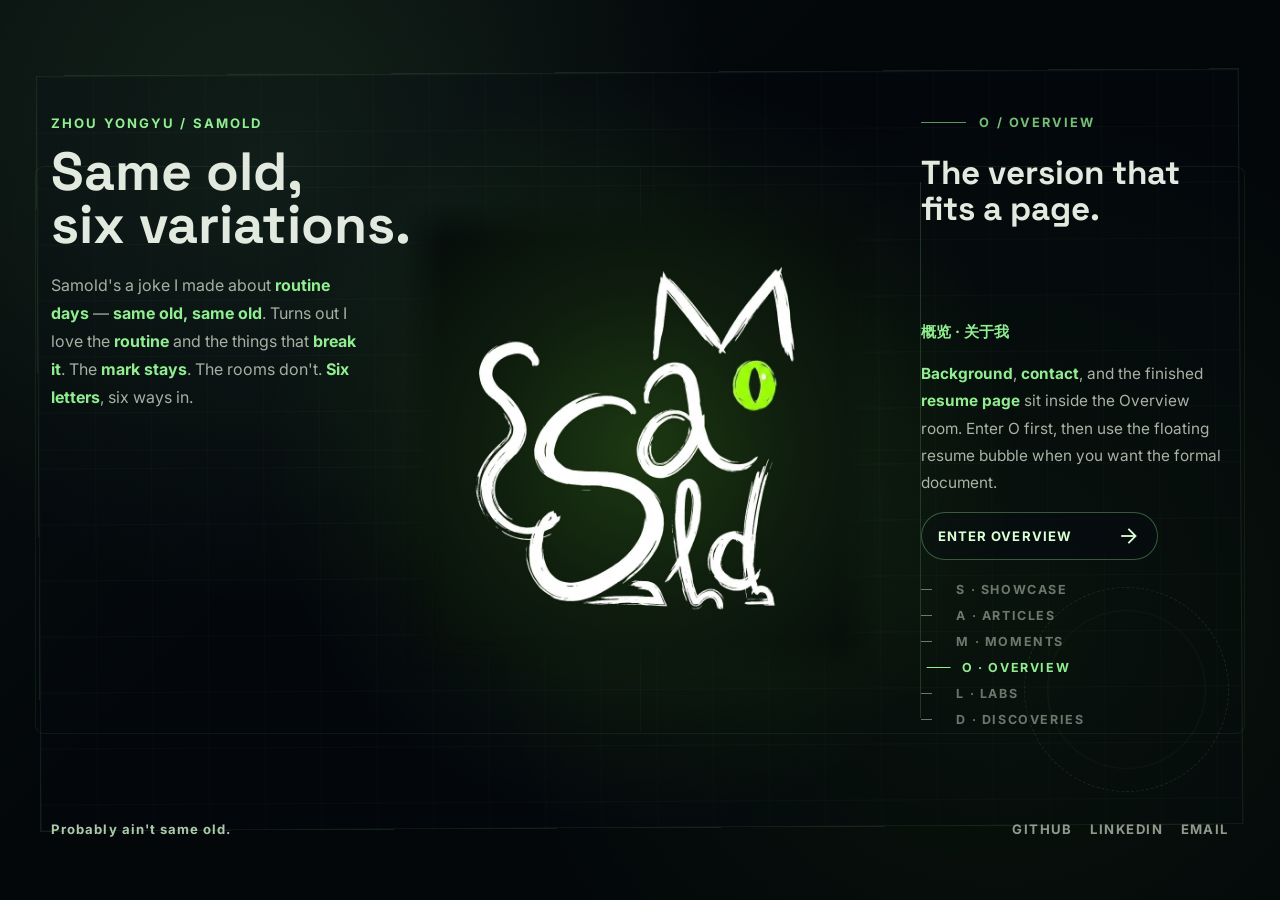
<file: index.html>
<!DOCTYPE html>
<html lang="en">
<head>
  <meta charset="utf-8">
  <meta name="viewport" content="width=device-width, initial-scale=1.0">
  <meta name="description" content="SAMOLD, the personal website of Zhou Yongyu. Showcase, Articles, Moments, Overview, Labs, and Discoveries.">
  <title>SAMOLD | Zhou Yongyu</title>
  <link rel="icon" href="data:,">
  <link rel="preconnect" href="https://fonts.googleapis.com">
  <link rel="preconnect" href="https://fonts.gstatic.com" crossorigin>
  <link href="https://fonts.googleapis.com/css2?family=Inter:wght@400;500;600;700&amp;family=Space+Grotesk:wght@600;700&amp;display=swap" rel="stylesheet">
  <link href="https://fonts.googleapis.com/css2?family=Material+Symbols+Outlined:wght,FILL@100..700,0..1&amp;display=swap" rel="stylesheet">
  <style>
    *, *::before, *::after {
      box-sizing: border-box;
    }

    :root {
      --page-bg: #03070a;
      --page-surface: #0b1017;
      --surface-soft: rgba(11, 16, 23, 0.78);
      --text: #e2e9df;
      --muted: #bfcaba;
      --dim: #667064;
      --line: #3f493d;
      --green: #90ee90;
      --green-soft: #dbffd4;
      --glow-rgb: 128, 255, 40;
      --cursor-x: 50vw;
      --cursor-y: 50vh;
      --page-x: clamp(1.25rem, 4vw, 4.75rem);
      --stage-width: 82rem;
      --stage-gap: clamp(1.5rem, 3.6vw, 4.5rem);
      --logo-size: min(52vmin, 34rem);
      --panel-width: 26rem;
      --intro-title-max: 4.4rem;
      --panel-title-max: 2.9rem;
      --language-reveal: 0;
      --language-shift: 0rem;
      --language-glow: 0px;
      --ease-out-quint: cubic-bezier(0.22, 1, 0.36, 1);
    }

    html {
      scroll-behavior: smooth;
      background: var(--page-bg);
      height: 100%;
      overflow: hidden;
    }

    body {
      --active-accent-rgb: 144, 238, 144;
      height: 100%;
      min-height: 100svh;
      margin: 0;
      overflow: hidden;
      background:
        radial-gradient(circle at 22% 18%, rgba(var(--active-accent-rgb), 0.1), transparent 28rem),
        radial-gradient(circle at 78% 68%, rgba(var(--glow-rgb), 0.06), transparent 32rem),
        linear-gradient(135deg, rgba(var(--active-accent-rgb), 0.04), transparent 38rem),
        var(--page-bg);
      color: var(--text);
      font-family: Inter, ui-sans-serif, system-ui, sans-serif;
      overscroll-behavior: none;
    }

    body[data-active-room="showcase"] {
      --active-accent-rgb: 183, 255, 104;
    }

    body[data-active-room="articles"] {
      --active-accent-rgb: 216, 247, 166;
    }

    body[data-active-room="moments"] {
      --active-accent-rgb: 167, 242, 199;
    }

    body[data-active-room="overview"] {
      --active-accent-rgb: 144, 238, 144;
    }

    body[data-active-room="labs"] {
      --active-accent-rgb: 180, 255, 92;
    }

    body[data-active-room="discoveries"] {
      --active-accent-rgb: 198, 239, 125;
    }

    body::before {
      content: "";
      position: fixed;
      inset: 0;
      z-index: 8;
      pointer-events: none;
      background: radial-gradient(circle 460px at var(--cursor-x) var(--cursor-y), rgba(var(--glow-rgb), 0.2), rgba(var(--glow-rgb), 0.09) 34%, rgba(var(--glow-rgb), 0.026) 62%, transparent 82%);
      mix-blend-mode: screen;
      transition: opacity 160ms ease;
    }

    a {
      color: inherit;
    }

    .material-symbols-outlined {
      display: inline-block;
      font-family: "Material Symbols Outlined";
      font-variation-settings: "FILL" 0, "wght" 360, "GRAD" 0, "opsz" 24;
      line-height: 1;
    }

    .shell {
      position: relative;
      z-index: 1;
      height: 100svh;
      min-height: 0;
      overflow: hidden;
      display: flex;
      flex-direction: column;
      justify-content: center;
      padding: clamp(3rem, 7vh, 5rem) var(--page-x);
    }

    .shell::before,
    .shell::after {
      content: "";
      position: fixed;
      pointer-events: none;
    }

    .shell::before {
      inset: clamp(4.4rem, 8vh, 6rem) clamp(1rem, 3vw, 3rem);
      z-index: -1;
      border: 1px solid rgba(var(--active-accent-rgb), 0.12);
      background:
        linear-gradient(rgba(219, 255, 212, 0.028) 1px, transparent 1px),
        linear-gradient(90deg, rgba(219, 255, 212, 0.018) 1px, transparent 1px),
        rgba(7, 11, 18, 0.22);
      background-size: 3.5rem 3.5rem, 3.5rem 3.5rem, auto;
      transform: rotate(-0.35deg);
      transform-origin: center;
      opacity: 0.85;
    }

    .shell::after {
      right: clamp(1.5rem, 4vw, 4rem);
      bottom: clamp(6.2rem, 12vh, 9rem);
      z-index: -1;
      width: clamp(9rem, 16vw, 15rem);
      height: clamp(9rem, 16vw, 15rem);
      border: 1px dashed rgba(var(--active-accent-rgb), 0.16);
      border-radius: 999px;
      background: radial-gradient(circle, transparent 54%, rgba(var(--active-accent-rgb), 0.055) 55%, transparent 56%);
      opacity: 0.78;
    }

    .site-header {
      position: absolute;
      left: var(--page-x);
      right: var(--page-x);
      top: clamp(1rem, 2.2vw, 1.7rem);
      z-index: 20;
      display: flex;
      align-items: center;
      justify-content: space-between;
      gap: 1rem;
    }

    .site-footer {
      position: absolute;
      left: var(--page-x);
      right: var(--page-x);
      bottom: clamp(3rem, 7vh, 5rem);
      z-index: 20;
    }

    .footer-inner {
      display: flex;
      align-items: flex-end;
      justify-content: space-between;
      gap: 1rem;
      width: min(100%, var(--stage-width));
      margin: 0 auto;
      padding: 0;
      text-align: left;
    }

    .footer-left {
      display: flex;
      flex-direction: column;
      align-items: flex-start;
      gap: 0.62rem;
      min-width: 0;
    }

    .brand {
      display: inline-flex;
      align-items: center;
      gap: 0.7rem;
      text-decoration: none;
    }

    .brand-mark {
      display: inline-grid;
      width: 2.4rem;
      height: 2.4rem;
      place-items: center;
      border: 1px solid rgba(var(--glow-rgb), 0.32);
      border-radius: 0.45rem;
      background: rgba(7, 11, 18, 0.72);
      color: var(--green);
      font-family: "Space Grotesk", sans-serif;
      font-weight: 700;
      box-shadow: 0 0 24px rgba(var(--glow-rgb), 0.08);
    }

    .brand-text {
      color: rgba(219, 255, 212, 0.78);
      font-size: 0.78rem;
      font-weight: 700;
      letter-spacing: 0.18em;
      text-transform: uppercase;
    }

    .footer-code {
      color: rgba(219, 255, 212, 0.78);
      font-size: 0.82rem;
      font-weight: 700;
      letter-spacing: 0.08em;
    }

    .home-language {
      display: inline-flex;
      align-items: center;
      gap: 0.74rem;
      color: rgba(191, 202, 186, 0.54);
      opacity: var(--language-reveal);
      pointer-events: none;
      transform: translateY(var(--language-shift));
      filter: drop-shadow(0 0 var(--language-glow) rgba(var(--glow-rgb), 0.38));
      transition: opacity 220ms ease, transform 220ms ease, filter 220ms ease;
    }

    .footer-left:hover .home-language,
    .home-language.is-visible,
    .home-language:focus-within {
      pointer-events: auto;
    }

    .footer-left:hover .home-language,
    .home-language:focus-within {
      opacity: 1;
      transform: translateY(0);
      filter: drop-shadow(0 0 20px rgba(var(--glow-rgb), 0.34));
    }

    .home-language button {
      appearance: none;
      border: 0;
      padding: 0;
      background: transparent;
      color: rgba(191, 202, 186, 0.72);
      cursor: pointer;
      font: inherit;
      font-size: 0.82rem;
      font-weight: 700;
      letter-spacing: 0.08em;
      text-transform: uppercase;
      min-width: 2.2rem;
      text-align: center;
      transition: color 180ms ease, transform 180ms ease;
    }

    .home-language button:hover,
    .home-language button:focus-visible,
    .home-language button.is-active {
      color: var(--green);
      outline: 0;
      transform: translateY(-1px);
    }

    .top-links {
      display: flex;
      align-items: center;
      gap: 1rem;
    }

    .top-link,
    .social-link {
      color: rgba(191, 202, 186, 0.74);
      font-size: 0.82rem;
      font-weight: 700;
      letter-spacing: 0.11em;
      text-decoration: none;
      text-transform: uppercase;
      transition: color 180ms ease, transform 180ms ease;
    }

    .top-link:hover,
    .top-link:focus-visible,
    .social-link:hover,
    .social-link:focus-visible {
      color: var(--green);
      outline: 0;
      transform: translateY(-1px);
    }

    .social-link.is-copied {
      color: var(--green);
      transform: translateY(-1px);
    }

    .home {
      --content-lift: clamp(3.45rem, 7.5vh, 4.95rem);
      position: relative;
      display: grid;
      grid-template-columns: minmax(14rem, 1fr) minmax(18rem, var(--logo-size)) minmax(14rem, 1fr);
      align-items: start;
      gap: var(--stage-gap);
      width: min(100%, var(--stage-width));
      margin: 0 auto;
      padding: 0;
    }

    .home::before {
      content: "";
      position: absolute;
      inset: clamp(-1rem, -1.6vw, -0.35rem);
      z-index: -1;
      border: 1px solid rgba(var(--active-accent-rgb), 0.09);
      border-radius: 0.55rem;
      background:
        linear-gradient(90deg, rgba(var(--active-accent-rgb), 0.08), transparent 1px) 50% 0 / 1px 100% no-repeat,
        linear-gradient(rgba(var(--active-accent-rgb), 0.06), transparent 1px) 0 50% / 100% 1px no-repeat;
      opacity: 0.9;
    }

    .intro {
      align-self: start;
      justify-self: start;
      width: 100%;
      text-align: left;
      transform: translateY(calc(-1 * var(--content-lift)));
    }

    .intro > * {
      text-align: left;
    }

    .eyebrow {
      margin: 0 0 0.85rem;
      color: var(--green);
      font-size: 0.82rem;
      font-weight: 700;
      letter-spacing: 0.16em;
      text-transform: uppercase;
    }

    h1 {
      max-width: 15ch;
      margin: 0;
      color: var(--text);
      font-family: "Space Grotesk", sans-serif;
      font-size: clamp(2.2rem, 4.2vw, var(--intro-title-max));
      font-weight: 700;
      letter-spacing: 0;
      line-height: 1.0;
    }

    .nowrap {
      white-space: nowrap;
    }

    .intro-copy {
      max-width: 27rem;
      margin: 1.2rem 0 0;
      color: rgba(191, 202, 186, 0.86);
      font-size: clamp(1rem, 1.25vw, 1.18rem);
      line-height: 1.75;
    }

    .intro-copy strong,
    .panel-copy strong {
      color: var(--green);
      font-weight: 700;
    }

    .portal {
      position: relative;
      width: min(100%, var(--logo-size));
      aspect-ratio: 1;
      margin: 0 auto;
      isolation: isolate;
      transform: translateY(clamp(1rem, 2.5vh, 2rem));
    }

    .portal::before {
      content: "";
      position: absolute;
      inset: 8%;
      z-index: 0;
      border: 1px solid rgba(var(--active-accent-rgb), 0.16);
      border-radius: 50%;
      background:
        radial-gradient(circle, transparent 0 43%, rgba(var(--active-accent-rgb), 0.055) 44% 45%, transparent 46%),
        conic-gradient(from 20deg, transparent, rgba(var(--active-accent-rgb), 0.12), transparent 26%, transparent 50%, rgba(var(--active-accent-rgb), 0.08), transparent 76%, transparent);
      transform: rotate(-8deg);
    }

    .portal::after {
      content: "";
      position: absolute;
      inset: 18%;
      z-index: 0;
      border: 1px dashed rgba(var(--active-accent-rgb), 0.18);
      border-radius: 50%;
      opacity: 0.9;
    }

    .samold-logo {
      position: relative;
      z-index: 1;
      display: block;
      width: 100%;
      height: 100%;
      border-radius: 0;
      object-fit: cover;
      box-shadow: none;
      filter: none;
      mix-blend-mode: normal;
      opacity: 1;
      -webkit-mask-image:
        linear-gradient(to right, transparent 0%, #000 8%, #000 92%, transparent 100%),
        linear-gradient(to bottom, transparent 0%, #000 8%, #000 92%, transparent 100%);
      -webkit-mask-composite: source-in;
      mask-image:
        linear-gradient(to right, transparent 0%, #000 8%, #000 92%, transparent 100%),
        linear-gradient(to bottom, transparent 0%, #000 8%, #000 92%, transparent 100%);
      mask-composite: intersect;
      transition: filter 180ms ease;
      -webkit-user-select: none;
      user-select: none;
    }

    .portal:hover .samold-logo,
    .portal:focus-within .samold-logo {
      filter: none;
    }

    .letter-hotspot {
      position: absolute;
      z-index: 3;
      display: block;
      text-decoration: none;
      outline: 0;
      touch-action: manipulation;
      -webkit-tap-highlight-color: transparent;
    }

    .letter-hotspot::before {
      content: none;
    }

    .letter-hotspot:focus-visible {
      outline: 1px solid rgba(var(--glow-rgb), 0.82);
      outline-offset: 4px;
    }

    .letter-s {
      left: 8%;
      top: 30%;
      width: 48%;
      height: 57%;
      border-radius: 42% 56% 50% 46% / 40% 52% 48% 55%;
    }

    .letter-a {
      left: 49%;
      top: 35%;
      width: 24%;
      height: 25%;
      z-index: 5;
      border-radius: 44% 50% 42% 42% / 40% 52% 46% 48%;
    }

    .letter-m {
      left: 52%;
      top: 12%;
      width: 34%;
      height: 24%;
      border-radius: 24% 24% 36% 36% / 20% 20% 54% 54%;
    }

    .letter-o {
      left: 70%;
      top: 33%;
      width: 14%;
      height: 15%;
      z-index: 7;
      border-radius: 999px;
    }

    .letter-l {
      left: 58%;
      top: 59%;
      width: 13%;
      height: 28%;
      z-index: 5;
      border-radius: 42% 42% 52% 46% / 42% 42% 52% 52%;
    }

    .letter-d {
      left: 68%;
      top: 58%;
      width: 21%;
      height: 30%;
      z-index: 6;
      border-radius: 45% 56% 45% 36% / 42% 48% 54% 40%;
    }

    .node-icon {
      position: absolute;
      z-index: 12;
      display: inline-flex;
      align-items: center;
      gap: clamp(0.55rem, 0.7vw, 0.8rem);
      min-width: max-content;
      padding: clamp(0.55rem, 0.7vw, 0.72rem) clamp(0.7rem, 0.9vw, 0.95rem);
      border: 1px solid rgba(var(--active-accent-rgb), 0.38);
      border-radius: 999px;
      background: rgba(7, 11, 18, 0.88);
      color: var(--green-soft);
      box-shadow: 0 16px 34px rgba(0, 0, 0, 0.34), 0 0 26px rgba(var(--active-accent-rgb), 0.12);
      opacity: 0;
      pointer-events: none;
      transform: translateY(0.5rem) scale(0.96);
      transition: opacity 180ms ease, transform 180ms ease, border-color 180ms ease;
    }

    .node-icon .material-symbols-outlined {
      color: rgb(var(--active-accent-rgb));
      font-size: clamp(1.2rem, 1.1vw, 1.45rem);
    }

    .node-icon strong {
      display: block;
      color: var(--text);
      font-size: clamp(0.82rem, 0.82vw, 0.98rem);
      line-height: 1;
    }

    .node-icon span:last-child {
      display: block;
      margin-top: 0.14rem;
      color: rgba(144, 238, 144, 0.72);
      font-size: clamp(0.68rem, 0.68vw, 0.8rem);
      line-height: 1;
    }

    .letter-hotspot:hover .node-icon,
    .letter-hotspot:focus-visible .node-icon {
      opacity: 1;
      transform: translateY(0) scale(1);
      border-color: rgba(var(--active-accent-rgb), 0.78);
    }

    .node-icon.top {
      bottom: calc(100% + 0.65rem);
      left: 50%;
      transform: translate(-50%, 0.5rem) scale(0.96);
    }

    .letter-hotspot:hover .node-icon.top,
    .letter-hotspot:focus-visible .node-icon.top {
      transform: translate(-50%, 0) scale(1);
    }

    .node-icon.right {
      left: calc(100% + 0.65rem);
      top: 50%;
      transform: translate(-0.5rem, -50%) scale(0.96);
    }

    .letter-hotspot:hover .node-icon.right,
    .letter-hotspot:focus-visible .node-icon.right {
      transform: translate(0, -50%) scale(1);
    }

    .node-icon.left {
      right: calc(100% + 0.65rem);
      top: 50%;
      transform: translate(0.5rem, -50%) scale(0.96);
    }

    .letter-hotspot:hover .node-icon.left,
    .letter-hotspot:focus-visible .node-icon.left {
      transform: translate(0, -50%) scale(1);
    }

    .node-icon.bottom {
      top: calc(100% + 0.65rem);
      left: 50%;
      transform: translate(-50%, -0.5rem) scale(0.96);
    }

    .letter-hotspot:hover .node-icon.bottom,
    .letter-hotspot:focus-visible .node-icon.bottom {
      transform: translate(-50%, 0) scale(1);
    }

    .section-panel {
      align-self: start;
      justify-self: end;
      width: min(100%, var(--panel-width));
      height: 33.5rem;
      padding-left: clamp(1rem, 1.8vw, 1.5rem);
      border-left: 1px solid rgba(var(--active-accent-rgb), 0.18);
      position: relative;
    }

    .panel-kicker {
      display: flex;
      align-items: center;
      gap: 0.85rem;
      position: absolute;
      left: 0;
      top: calc(0rem - var(--content-lift));
      width: 100%;
      margin: 0;
      color: rgba(var(--active-accent-rgb), 0.8);
      font-size: 0.8rem;
      font-weight: 700;
      letter-spacing: 0.16em;
      text-transform: uppercase;
    }

    .panel-kicker::before {
      content: "";
      display: block;
      width: 2.8rem;
      height: 1px;
      background: currentColor;
      opacity: 0.78;
    }

    .panel-title {
      position: absolute;
      left: 0;
      top: calc(2.55rem - var(--content-lift));
      width: 100%;
      min-height: 9.55rem;
      margin: 0;
      color: var(--text);
      font-family: "Space Grotesk", sans-serif;
      font-size: clamp(1.6rem, 2.6vw, var(--panel-title-max));
      font-weight: 700;
      letter-spacing: 0;
      line-height: 1.08;
    }

    .panel-cn {
      position: absolute;
      left: 0;
      top: calc(12.95rem - var(--content-lift));
      width: 100%;
      min-height: 1.45rem;
      margin: 0;
      color: rgb(var(--active-accent-rgb));
      font-size: clamp(0.95rem, 1.2vw, 1.1rem);
      font-weight: 700;
    }

    .panel-copy {
      position: absolute;
      left: 0;
      top: calc(15.35rem - var(--content-lift));
      width: 100%;
      max-width: var(--panel-width);
      min-height: 6.7rem;
      margin: 0;
      color: rgba(191, 202, 186, 0.88);
      font-size: 0.96rem;
      line-height: 1.78;
      overflow: visible;
    }

    .panel-actions {
      display: flex;
      flex-wrap: wrap;
      gap: 0.8rem;
      position: absolute;
      left: 0;
      top: calc(24.85rem - var(--content-lift));
      width: 100%;
      height: 3rem;
      margin-top: 0;
    }

    .panel-link {
      display: inline-flex;
      align-items: center;
      justify-content: space-between;
      gap: 0.55rem;
      width: 14.8rem;
      min-height: 2.7rem;
      padding: 0 1rem;
      border: 1px solid rgba(var(--active-accent-rgb), 0.34);
      border-radius: 999px;
      background: rgba(7, 11, 18, 0.52);
      color: var(--green-soft);
      font-size: 0.82rem;
      font-weight: 700;
      letter-spacing: 0.08em;
      text-decoration: none;
      text-transform: uppercase;
      touch-action: manipulation;
      transition: background 180ms ease, border-color 180ms ease, color 180ms ease;
    }

    .panel-link:hover,
    .panel-link:focus-visible {
      border-color: rgba(var(--active-accent-rgb), 0.82);
      background: rgba(var(--active-accent-rgb), 0.1);
      color: var(--green);
      outline: 0;
    }

    .route-list {
      display: grid;
      gap: 0.3rem;
      position: absolute;
      left: 0;
      top: calc(29rem - var(--content-lift));
      margin-top: 0;
    }

    .route-list a {
      display: grid;
      grid-template-columns: 2.2rem 1fr;
      align-items: center;
      width: fit-content;
      color: rgba(191, 202, 186, 0.55);
      font-size: 0.78rem;
      font-weight: 700;
      letter-spacing: 0.13em;
      line-height: 1.7;
      text-decoration: none;
      text-transform: uppercase;
      touch-action: manipulation;
      transition: color 180ms ease, transform 180ms ease;
    }

    .route-list a::before {
      content: "";
      width: 0.7rem;
      height: 1px;
      background: currentColor;
      transition: width 180ms ease;
    }

    .route-list a:hover,
    .route-list a:focus-visible,
    .route-list a.is-active {
      color: rgb(var(--active-accent-rgb));
      outline: 0;
      transform: translateX(0.35rem);
    }

    .route-list a:hover::before,
    .route-list a:focus-visible::before,
    .route-list a.is-active::before {
      width: 1.5rem;
    }

    .site-footer {
      color: var(--dim);
    }

    .footer-code {
      color: rgba(219, 255, 212, 0.78);
      text-align: left;
    }

    .socials {
      display: flex;
      align-items: center;
      gap: 1.1rem;
    }

    .mobile-lang-toggle,
    .mobile-carousel-dots {
      display: none;
    }

    .mobile-lang-toggle {
      position: fixed;
      top: clamp(0.9rem, 3.5vw, 1.35rem);
      right: clamp(0.9rem, 3.5vw, 1.35rem);
      z-index: 80;
      width: 3.2rem;
      height: 3.2rem;
      place-items: center;
      border: 1px solid rgba(var(--glow-rgb), 0.76);
      border-radius: 999px;
      background: rgba(7, 11, 18, 0.76);
      color: var(--green-soft);
      cursor: pointer;
      box-shadow: 0 0 28px rgba(var(--glow-rgb), 0.14), 0 14px 28px rgba(0, 0, 0, 0.34);
      -webkit-backdrop-filter: blur(14px);
      backdrop-filter: blur(14px);
      transition: color 180ms ease, border-color 180ms ease, transform 180ms ease;
    }

    .mobile-lang-toggle:hover,
    .mobile-lang-toggle:focus-visible {
      border-color: rgba(var(--glow-rgb), 0.95);
      color: var(--green);
      outline: 0;
      transform: translateY(-1px) scale(1.04);
    }

    .mobile-lang-toggle .material-symbols-outlined {
      font-size: 1.7rem;
    }

    @media (min-width: 1440px) and (min-height: 820px) {
      :root {
        --page-x: clamp(2rem, 4.4vw, 6rem);
        --stage-width: clamp(88rem, 76vw, 108rem);
        --stage-gap: clamp(3rem, 4.2vw, 5.8rem);
        --logo-size: clamp(34rem, 42vmin, 42rem);
        --panel-width: clamp(30rem, 24vw, 34rem);
        --intro-title-max: 5.2rem;
        --panel-title-max: 3.28rem;
      }

      .home {
        --content-lift: clamp(4.2rem, 8vh, 5.8rem);
      }

      .intro-copy {
        max-width: 30rem;
        font-size: clamp(1.08rem, 1.05vw, 1.28rem);
      }

      .panel-copy {
        font-size: clamp(1rem, 0.96vw, 1.08rem);
      }

      .panel-kicker {
        font-size: 0.88rem;
      }

      .panel-cn {
        font-size: clamp(1.05rem, 1vw, 1.2rem);
      }

      .panel-link {
        width: 16.5rem;
        min-height: 3rem;
        font-size: 0.9rem;
      }

      .footer-code,
      .home-language button,
      .social-link {
        font-size: 0.9rem;
      }

      .route-list a {
        font-size: 0.9rem;
        line-height: 1.85;
      }

      /* Recalculate absolute panel positions for the larger title font.
         At 3.28rem, the longest title wraps to ~3 lines (~10.6rem).
         All subsequent tops shift +1.45rem from the base values. */
      .section-panel {
        height: 37rem;
      }

      .panel-title {
        min-height: 11rem;
      }

      .panel-cn {
        top: calc(14.4rem - var(--content-lift));
      }

      .panel-copy {
        top: calc(16.85rem - var(--content-lift));
      }

      .panel-actions {
        top: calc(26.1rem - var(--content-lift));
      }

      .route-list {
        top: calc(30.35rem - var(--content-lift));
      }
    }

    @media (min-width: 2100px) and (min-height: 1100px) {
      :root {
        --page-x: clamp(3rem, 5vw, 7.5rem);
        --stage-width: clamp(100rem, 70vw, 112rem);
        --stage-gap: clamp(4rem, 4vw, 6.2rem);
        --logo-size: clamp(40rem, 40vmin, 46rem);
        --panel-width: clamp(32rem, 20vw, 35rem);
        --intro-title-max: 5.6rem;
        --panel-title-max: 3.36rem;
      }
    }

    @media (max-width: 1080px) {
      .shell {
        display: block;
        padding-top: 0;
        padding-bottom: 0;
      }

      .home {
        --content-lift: clamp(1.6rem, 4.2vh, 2.55rem);
        position: relative;
        grid-template-columns: 1fr;
        place-items: center;
        width: min(100%, 48rem);
        height: 100svh;
        min-height: 0;
      }

      .intro {
        position: absolute;
        top: clamp(3.2rem, 7vh, 5rem);
        left: 0;
        max-width: min(29rem, 58vw);
        text-align: left;
      }

      h1 {
        max-width: 100%;
        font-size: clamp(2.35rem, 6vw, 4.35rem);
      }

      .intro-copy {
        max-width: 25rem;
        font-size: clamp(0.98rem, 1.8vw, 1.08rem);
        line-height: 1.68;
      }

      .portal {
        width: min(62vmin, 31rem);
      }

      .section-panel {
        position: absolute;
        right: 0;
        bottom: clamp(3.4rem, 7vh, 5rem);
        height: 35rem;
        max-width: min(25rem, 48vw);
        min-height: 0;
        padding-left: 0;
      }

      .panel-title {
        min-height: 8.2rem;
      }

      .panel-copy {
        min-height: 8.2rem;
      }

      .route-list {
        grid-template-columns: repeat(2, minmax(0, 1fr));
      }
    }

    @media (max-width: 640px) {
      body::before {
        background: radial-gradient(circle 380px at var(--cursor-x) var(--cursor-y), rgba(var(--glow-rgb), 0.22), rgba(var(--glow-rgb), 0.085) 34%, rgba(var(--glow-rgb), 0.024) 64%, transparent 84%);
      }

      .shell {
        padding: clamp(0.9rem, 3.5vw, 1.2rem);
      }

      .site-header,
      .site-footer {
        left: clamp(0.9rem, 3.5vw, 1.2rem);
        right: clamp(0.9rem, 3.5vw, 1.2rem);
        align-items: flex-start;
      }

      .site-footer {
        bottom: clamp(0.75rem, 2.5vh, 1.1rem);
      }

      .top-links {
        display: none;
      }

      .brand-mark {
        width: 2.1rem;
        height: 2.1rem;
      }

      .home {
        display: grid;
        grid-template-columns: 1fr;
        grid-template-rows: clamp(8.1rem, 23svh, 11.5rem) minmax(13rem, 1fr) clamp(12.3rem, 31svh, 15.2rem);
        grid-template-areas:
          "intro"
          "portal"
          "panel";
        gap: clamp(0.55rem, 1.6vh, 0.95rem);
        align-items: center;
        width: 100%;
        height: 100%;
        padding-bottom: clamp(4rem, 11vh, 5.35rem);
      }

      .intro {
        position: static;
        align-self: start;
        max-width: 100%;
        min-height: 100%;
        padding-right: clamp(4.7rem, 18vw, 5.7rem);
        transform: none;
      }

      .eyebrow {
        margin-bottom: 0.45rem;
        font-size: 0.68rem;
        letter-spacing: 0.14em;
      }

      h1 {
        max-width: 9.2ch;
        font-size: clamp(2.05rem, 10.2vw, 3.05rem);
        line-height: 0.96;
      }

      html[lang="zh-CN"] h1 {
        max-width: 6.6ch;
        font-size: clamp(2.22rem, 12.5vw, 3.38rem);
        line-height: 0.94;
      }

      .intro-copy,
      .panel-copy {
        display: none;
      }

      .portal {
        width: min(70vmin, 20.25rem);
        align-self: center;
      }

      .node-icon {
        display: none;
      }

      .footer-inner {
        flex-direction: row;
        align-items: center;
        justify-content: space-between;
        gap: 0.75rem;
      }

      .section-panel {
        position: static;
        align-self: start;
        height: auto;
        width: 100%;
        max-width: 100%;
        min-height: 100%;
        padding-left: 0;
        border-left: 0;
      }

      .panel-kicker,
      .panel-title,
      .panel-cn,
      .panel-copy,
      .panel-actions {
        position: static;
        width: auto;
        height: auto;
        min-height: 0;
      }

      .panel-kicker {
        gap: 0.55rem;
        font-size: 0.66rem;
        letter-spacing: 0.14em;
        max-width: 100%;
        overflow: visible;
        white-space: normal;
      }

      .panel-kicker span {
        display: inline-block;
        min-width: 0;
      }

      .panel-kicker::before {
        width: 1.6rem;
      }

      .panel-title {
        max-width: 12ch;
        margin-top: 0.48rem;
        min-height: 3.8rem;
        font-size: clamp(1.24rem, 5.5vw, 1.62rem);
        line-height: 1.06;
      }

      html[lang="zh-CN"] .panel-title {
        max-width: 9ch;
        font-size: clamp(1.38rem, 6.8vw, 1.95rem);
        line-height: 1.05;
      }

      .panel-cn {
        margin-top: 0.35rem;
        font-size: 0.84rem;
      }

      .panel-actions {
        display: none;
      }

      .panel-link {
        width: min(100%, 13.5rem);
        min-height: 2.35rem;
        padding: 0 0.85rem;
        font-size: 0.72rem;
      }

      .route-list {
        position: static;
        display: grid;
        grid-template-columns: 1fr;
        width: min(100%, 15rem);
        margin-top: 0.72rem;
      }

      .route-list a {
        grid-area: 1 / 1;
        display: inline-flex;
        grid-template-columns: none;
        align-items: center;
        justify-content: space-between;
        gap: 0.55rem;
        width: 100%;
        min-height: 2.42rem;
        padding: 0 0.88rem;
        border: 1px solid rgba(var(--glow-rgb), 0.22);
        border-radius: 999px;
        background: rgba(7, 11, 18, 0.45);
        color: rgba(191, 202, 186, 0.72);
        font-size: 0.72rem;
        letter-spacing: 0.08em;
        line-height: 1;
        opacity: 0;
        pointer-events: none;
        transform: translateY(0.45rem) scale(0.96);
        transition: opacity 420ms cubic-bezier(0.22, 1, 0.36, 1), transform 420ms cubic-bezier(0.22, 1, 0.36, 1), border-color 180ms ease, background 180ms ease, color 180ms ease;
      }

      .route-list a::before {
        content: none;
      }

      .route-list a::after {
        content: "arrow_forward";
        display: inline-block;
        color: currentColor;
        font-family: "Material Symbols Outlined";
        font-size: 1rem;
        font-variation-settings: "FILL" 0, "wght" 360, "GRAD" 0, "opsz" 24;
        letter-spacing: 0;
        line-height: 1;
      }

      .route-list a:hover,
      .route-list a:focus-visible,
      .route-list a.is-active {
        border-color: rgba(var(--glow-rgb), 0.72);
        background: rgba(var(--glow-rgb), 0.08);
        color: var(--green-soft);
        opacity: 1;
        pointer-events: auto;
        transform: translateY(0) scale(1);
      }

      .mobile-carousel-dots {
        display: flex;
        align-items: center;
        gap: 0.42rem;
        margin-top: 0.62rem;
      }

      .mobile-carousel-dots button {
        appearance: none;
        display: inline-grid;
        width: 1.72rem;
        height: 1.72rem;
        place-items: center;
        border: 1px solid rgba(var(--glow-rgb), 0.22);
        border-radius: 999px;
        background: rgba(7, 11, 18, 0.34);
        color: rgba(191, 202, 186, 0.62);
        cursor: pointer;
        font-size: 0.68rem;
        font-weight: 800;
        transition: color 180ms ease, border-color 180ms ease, background 180ms ease, transform 180ms ease;
      }

      .mobile-carousel-dots button:hover,
      .mobile-carousel-dots button:focus-visible,
      .mobile-carousel-dots button.is-active {
        border-color: rgba(var(--glow-rgb), 0.74);
        background: rgba(var(--glow-rgb), 0.08);
        color: var(--green-soft);
        outline: 0;
        transform: translateY(-1px);
      }

      .footer-code,
      .social-link {
        font-size: 0.58rem;
        letter-spacing: 0.045em;
        white-space: nowrap;
      }

      .socials {
        display: none;
      }

      .copy-toast {
        bottom: 4.2rem;
        max-width: calc(100vw - 2rem);
      }
    }

    @media (max-width: 640px), (hover: none) {
      .mobile-lang-toggle {
        display: inline-grid !important;
        opacity: 1;
        visibility: visible;
      }

      .home-language {
        display: none;
      }
    }

    @media (max-width: 390px) {
      .home {
        gap: 0.55rem;
        padding-bottom: 4.75rem;
        grid-template-rows: 7.75rem minmax(12.2rem, 1fr) 11.9rem;
      }

      .portal {
        width: min(66vmin, 18.2rem);
      }

      h1 {
        font-size: clamp(1.92rem, 9.5vw, 2.6rem);
      }

      html[lang="zh-CN"] h1 {
        font-size: clamp(2.05rem, 11.6vw, 3.05rem);
      }

      .panel-title {
        font-size: 1.18rem;
      }

      .panel-cn {
        display: none;
      }

      .panel-link {
        min-height: 2.2rem;
      }

      .route-list a {
        min-height: 2.15rem;
      }
    }

    @media (prefers-reduced-motion: reduce) {
      *,
      *::before,
      *::after {
        animation-duration: 0.01ms !important;
        animation-iteration-count: 1 !important;
        scroll-behavior: auto !important;
        transition-duration: 0.01ms !important;
      }
    }

    .copy-toast {
      position: fixed;
      bottom: calc(clamp(3rem, 7vh, 5rem) + 2.8rem);
      left: 50%;
      transform: translate(-50%, 6px);
      display: inline-flex;
      align-items: center;
      gap: 0.5rem;
      padding: 0.5rem 1.1rem;
      background: rgba(7, 11, 18, 0.92);
      border: 1px solid rgba(var(--glow-rgb), 0.55);
      border-radius: 999px;
      color: var(--green-soft);
      font-size: 0.8rem;
      font-weight: 600;
      letter-spacing: 0.06em;
      white-space: nowrap;
      -webkit-backdrop-filter: blur(16px);
      backdrop-filter: blur(16px);
      box-shadow: 0 0 24px rgba(var(--glow-rgb), 0.1), 0 8px 24px rgba(0,0,0,0.3);
      opacity: 0;
      pointer-events: none;
      transition: opacity 220ms ease, transform 220ms ease;
      z-index: 200;
    }

    .copy-toast.is-visible {
      opacity: 1;
      transform: translate(-50%, 0);
    }

    .copy-toast .material-symbols-outlined {
      color: var(--green);
      font-size: 1rem;
    }
  </style>
</head>
<body data-active-room="overview">
  <div class="shell">
    <main class="home">
      <section class="intro" aria-labelledby="home-title">
        <p class="eyebrow">Zhou Yongyu / SAMOLD</p>
        <h1 id="home-title">Same old,<br><span class="nowrap">six variations.</span></h1>
        <p class="intro-copy">
          Samold's a joke I made about <strong>routine days</strong> — <strong>same old, same old</strong>. Turns out I love the <strong>routine</strong> and the things that <strong>break it</strong>. The <strong>mark stays</strong>. The rooms don't. <strong>Six letters</strong>, six ways in.
        </p>
      </section>

      <nav class="portal" aria-label="SAMOLD site sections">
        <img class="samold-logo" src="[data-uri]" alt="SAMOLD logo composed from the letters S, a, M, o, l, and d">

        <a class="letter-hotspot letter-m" data-key="moments" href="moments.html" aria-label="M - Moments">
          <span class="node-icon bottom">
            <span class="material-symbols-outlined">photo_camera</span>
            <span><strong>Moments</strong><span>瞬间 · 动态</span></span>
          </span>
        </a>

        <a class="letter-hotspot letter-s" data-key="showcase" href="showcase.html" aria-label="S - Showcase">
          <span class="node-icon right">
            <span class="material-symbols-outlined">dashboard</span>
            <span><strong>Showcase</strong><span>作品集 · 展示</span></span>
          </span>
        </a>

        <a class="letter-hotspot letter-a" data-key="articles" href="articles.html" aria-label="a - Articles">
          <span class="node-icon top">
            <span class="material-symbols-outlined">edit_note</span>
            <span><strong>Articles</strong><span>文章 · 洞察</span></span>
          </span>
        </a>

        <a class="letter-hotspot letter-o is-active" data-key="overview" href="overview.html" aria-label="o - Overview">
          <span class="node-icon left">
            <span class="material-symbols-outlined">person</span>
            <span><strong>Overview</strong><span>概览 · 简历</span></span>
          </span>
        </a>

        <a class="letter-hotspot letter-l" data-key="labs" href="labs.html" aria-label="l - Labs">
          <span class="node-icon right">
            <span class="material-symbols-outlined">science</span>
            <span><strong>Labs</strong><span>实验室</span></span>
          </span>
        </a>

        <a class="letter-hotspot letter-d" data-key="discoveries" href="discoveries.html" aria-label="d - Discoveries">
          <span class="node-icon left">
            <span class="material-symbols-outlined">explore</span>
            <span><strong>Discoveries</strong><span>发现 · 收藏</span></span>
          </span>
        </a>
      </nav>

      <aside class="section-panel" aria-live="polite">
        <p class="panel-kicker" id="panel-kicker">O / Overview</p>
        <h2 class="panel-title" id="panel-title">The version that fits a page.</h2>
        <p class="panel-cn" id="panel-cn">概览 · 关于我</p>
        <p class="panel-copy" id="panel-copy">
          <strong>Background</strong>, <strong>contact</strong>, and the finished <strong>resume page</strong> sit inside the Overview room. Enter O first, then use the floating resume bubble when you want the formal document.
        </p>
        <div class="panel-actions">
          <a class="panel-link" id="panel-link" href="overview.html">
            <span id="panel-link-label">Enter Overview</span>
            <span class="material-symbols-outlined" aria-hidden="true">arrow_forward</span>
          </a>
        </div>
        <div class="route-list" aria-label="All sections">
          <a data-route="showcase" data-short="S" href="showcase.html">S · Showcase</a>
          <a data-route="articles" data-short="A" href="articles.html">A · Articles</a>
          <a data-route="moments" data-short="M" href="moments.html">M · Moments</a>
          <a class="is-active" data-route="overview" data-short="O" href="overview.html">O · Overview</a>
          <a data-route="labs" data-short="L" href="labs.html">L · Labs</a>
          <a data-route="discoveries" data-short="D" href="discoveries.html">D · Discoveries</a>
        </div>
        <div class="mobile-carousel-dots" aria-label="Room carousel">
          <button data-carousel-dot="showcase" type="button">S</button>
          <button data-carousel-dot="articles" type="button">A</button>
          <button data-carousel-dot="moments" type="button">M</button>
          <button data-carousel-dot="overview" type="button">O</button>
          <button data-carousel-dot="labs" type="button">L</button>
          <button data-carousel-dot="discoveries" type="button">D</button>
        </div>
      </aside>
    </main>

    <footer class="site-footer">
      <div class="footer-inner">
        <div class="footer-left">
          <div class="home-language" aria-label="Language selector">
            <button data-home-lang="en" type="button">EN</button>
            <span aria-hidden="true">/</span>
            <button data-home-lang="cn" type="button">中文</button>
          </div>
          <span class="footer-code">Probably ain't same old.</span>
        </div>
        <div class="socials" aria-label="External links">
          <a class="social-link" href="https://github.com/samoldsamold" rel="noreferrer noopener" target="_blank">GitHub</a>
          <a class="social-link" href="https://www.linkedin.com/in/yongyuzhou/" rel="noreferrer noopener" target="_blank">LinkedIn</a>
          <a class="social-link" href="mailto:samoldzhou@163.com">Email</a>
        </div>
      </div>
    </footer>

    <button class="mobile-lang-toggle" data-mobile-lang-toggle type="button" aria-label="Switch language">
      <span class="material-symbols-outlined" aria-hidden="true">translate</span>
    </button>

    <div class="copy-toast" id="copy-toast" role="status" aria-live="polite" aria-atomic="true">
      <span class="material-symbols-outlined" aria-hidden="true">check_circle</span>
      <span id="toast-text">Email copied&thinsp;·&thinsp;邮箱已复制</span>
    </div>
  </div>

  <script>
    const translations = {
      en: {
        htmlLang: "en",
        title: "SAMOLD | Zhou Yongyu",
        meta: "SAMOLD, the personal website of Zhou Yongyu. Showcase, Articles, Moments, Overview, Labs, and Discoveries.",
        intro: {
          eyebrow: "Zhou Yongyu / SAMOLD",
          headline: 'Same old,<br><span class="nowrap">six variations.</span>',
          copy: "Samold's a joke I made about <strong>routine days</strong> — <strong>same old, same old</strong>. Turns out I love the <strong>routine</strong> and the things that <strong>break it</strong>. The <strong>mark stays</strong>. The rooms don't. <strong>Six letters</strong>, six ways in."
        },
        footer: "Probably ain't same old.",
        languageLabel: "Switch language",
        routeLabel: "All sections",
        carouselLabel: "Room carousel",
        toast: "Email copied&thinsp;·&thinsp;邮箱已复制",
        copied: "Copied",
        rooms: {
          showcase: {
            short: "S",
            kicker: "S / Showcase",
            title: "What survived the drafts.",
            cn: "作品集 · 展示",
            copy: "Selected <strong>projects</strong>, design visuals, photography, and <strong>open-source work</strong>. This room is for finished pieces that deserve a proper stage.",
            href: "showcase.html",
            action: "Enter Showcase",
            route: "S · Showcase",
            nodeTitle: "Showcase",
            nodeSubtitle: "作品集 · 展示"
          },
          articles: {
            short: "A",
            kicker: "A / Articles",
            title: "What I had to think through.",
            cn: "文章 · 深度思考",
            copy: "<strong>Long-form technical notes</strong>, engineering reflections, and industry observations. Slower writing for ideas that need more room.",
            href: "articles.html",
            action: "Read Articles",
            route: "A · Articles",
            nodeTitle: "Articles",
            nodeSubtitle: "文章 · 洞察"
          },
          moments: {
            short: "M",
            kicker: "M / Moments",
            title: "Days that broke the routine.",
            cn: "瞬间 · 动态",
            copy: "<strong>Short updates</strong>, daily fragments, check-ins, photos, and passing thoughts. A lighter stream beside the more formal work.",
            href: "moments.html",
            action: "View Moments",
            route: "M · Moments",
            nodeTitle: "Moments",
            nodeSubtitle: "瞬间 · 动态"
          },
          overview: {
            short: "O",
            kicker: "O / Overview",
            title: "The version that fits a page.",
            cn: "概览 · 关于我",
            copy: "<strong>Background</strong>, <strong>contact</strong>, and the finished <strong>resume page</strong> sit inside the Overview room. Enter O first, then use the floating resume bubble when you want the formal document.",
            href: "overview.html",
            action: "Enter Overview",
            route: "O · Overview",
            nodeTitle: "Overview",
            nodeSubtitle: "概览 · 简历"
          },
          labs: {
            short: "L",
            kicker: "L / Labs",
            title: "Curious on purpose.",
            cn: "实验室 · 原型",
            copy: "<strong>Side projects</strong>, prototypes, half-finished tests, and playful technical ideas. This room stays <strong>curious</strong> on purpose.",
            href: "labs.html",
            action: "Open Labs",
            route: "L · Labs",
            nodeTitle: "Labs",
            nodeSubtitle: "实验室"
          },
          discoveries: {
            short: "D",
            kicker: "D / Discoveries",
            title: "Things other people thought of first.",
            cn: "发现 · 收藏",
            copy: "<strong>Tools</strong>, books, films, links, references, and small finds from the web. A public shelf for <strong>useful</strong> and beautiful things.",
            href: "discoveries.html",
            action: "Browse Discoveries",
            route: "D · Discoveries",
            nodeTitle: "Discoveries",
            nodeSubtitle: "发现 · 收藏"
          }
        }
      },
      cn: {
        htmlLang: "zh-CN",
        title: "SAMOLD | 周涌煜",
        meta: "周涌煜的个人站点 SAMOLD，六个字母，六种内容。",
        intro: {
          eyebrow: "周涌煜 / SAMOLD",
          headline: '日常如旧，<br><span class="nowrap">六种变奏。</span>',
          copy: "Samold 是拿<strong>日常</strong>开的一个玩笑：<strong>same old, same old</strong>。结果发现，我既迷恋那些<strong>一成不变</strong>的重复，也着迷于偶尔把它<strong>砸掉</strong>的瞬间。这个名字就留下来了。<strong>六个字母</strong>，六个去处。"
        },
        footer: "大概，也不只是老样子。",
        languageLabel: "切换语言",
        routeLabel: "六个去处",
        carouselLabel: "板块切换",
        toast: "邮箱已复制&thinsp;·&thinsp;Email copied",
        copied: "已复制",
        rooms: {
          showcase: {
            short: "S",
            kicker: "S / 作品集",
            title: "从草稿堆里活下来的。",
            cn: "作品集 · 展示",
            copy: "精选<strong>项目</strong>、设计、摄影作品和<strong>开源代码</strong>。能出现在这里的，都过了草稿那一关。",
            href: "showcase.html",
            action: "进入作品集",
            route: "S · 作品集",
            nodeTitle: "作品集",
            nodeSubtitle: "Showcase"
          },
          articles: {
            short: "A",
            kicker: "A / 文章",
            title: "必须想清楚的事。",
            cn: "文章 · 深度思考",
            copy: "<strong>技术长文</strong>、工程复盘和行业观察。慢慢写，给那些需要展开才能讲清楚的想法多留些地方。",
            href: "articles.html",
            action: "阅读文章",
            route: "A · 文章",
            nodeTitle: "文章",
            nodeSubtitle: "Articles"
          },
          moments: {
            short: "M",
            kicker: "M / 瞬间",
            title: "打破日常的那些天。",
            cn: "瞬间 · 动态",
            copy: "<strong>短更新</strong>、碎片、照片和路过的念头。比正经内容轻得多，但离日常更近。",
            href: "moments.html",
            action: "查看瞬间",
            route: "M · 瞬间",
            nodeTitle: "瞬间",
            nodeSubtitle: "Moments"
          },
          overview: {
            short: "O",
            kicker: "O / 概览",
            title: "能放进一页里的版本。",
            cn: "概览 · 关于我",
            copy: "<strong>背景</strong>、<strong>联系方式</strong>和完整<strong>简历</strong>都在这里。进来之后，右下角有个按钮可以打开完整简历。",
            href: "overview.html",
            action: "进入概览",
            route: "O · 概览",
            nodeTitle: "概览",
            nodeSubtitle: "Overview"
          },
          labs: {
            short: "L",
            kicker: "L / 实验室",
            title: "有意保持好奇。",
            cn: "实验室 · 原型",
            copy: "<strong>业余项目</strong>、原型和一些没想好要不要做完的技术尝试。好奇心是刻意留着的。",
            href: "labs.html",
            action: "打开实验室",
            route: "L · 实验室",
            nodeTitle: "实验室",
            nodeSubtitle: "Labs"
          },
          discoveries: {
            short: "D",
            kicker: "D / 发现",
            title: "别人的好东西。",
            cn: "发现 · 收藏",
            copy: "<strong>工具</strong>、书、电影、链接，还有网上随手遇到的好东西。放在这里当公开书架——别人先发现的，我来存一份。",
            href: "discoveries.html",
            action: "浏览发现",
            route: "D · 发现",
            nodeTitle: "发现",
            nodeSubtitle: "Discoveries"
          }
        }
      }
    };

    const roomOrder = ["showcase", "articles", "moments", "overview", "labs", "discoveries"];
    const storageKey = "samold-lang";
    const legacyStorageKey = "portfolio-lang";
    const root = document.documentElement;
    const metaDescription = document.querySelector('meta[name="description"]');
    const introEyebrow = document.querySelector(".eyebrow");
    const homeTitle = document.getElementById("home-title");
    const introCopy = document.querySelector(".intro-copy");
    const footerCode = document.querySelector(".footer-code");
    const nodes = [...document.querySelectorAll(".letter-hotspot")];
    const routes = [...document.querySelectorAll("[data-route]")];
    const carouselDots = [...document.querySelectorAll("[data-carousel-dot]")];
    const langButtons = [...document.querySelectorAll("[data-home-lang]")];
    const homeLanguage = document.querySelector(".home-language");
    const mobileLangToggle = document.querySelector("[data-mobile-lang-toggle]");
    const routeList = document.querySelector(".route-list");
    const dotsGroup = document.querySelector(".mobile-carousel-dots");
    const kicker = document.getElementById("panel-kicker");
    const title = document.getElementById("panel-title");
    const cn = document.getElementById("panel-cn");
    const copy = document.getElementById("panel-copy");
    const panelLink = document.getElementById("panel-link");
    const panelLinkLabel = document.getElementById("panel-link-label");
    const emailLink = document.querySelector('a[href^="mailto:"]');
    const toast = document.getElementById("copy-toast");
    const toastText = document.getElementById("toast-text");
    const mobileCarouselQuery = window.matchMedia("(max-width: 640px)");
    const reducedMotionQuery = window.matchMedia("(prefers-reduced-motion: reduce)");

    let currentLang = getStoredLang();
    let activeKey = mobileCarouselQuery.matches ? "showcase" : "overview";
    let carouselIndex = roomOrder.indexOf(activeKey);
    let carouselTimer = null;
    let toastTimer = null;
    let pointerFrame = null;
    let pointerX = window.innerWidth / 2;
    let pointerY = window.innerHeight / 2;

    function getStoredLang() {
      try {
        const stored = localStorage.getItem(storageKey) || localStorage.getItem(legacyStorageKey);
        return translations[stored] ? stored : "en";
      } catch {
        return "en";
      }
    }

    function storeLang(lang) {
      try {
        localStorage.setItem(storageKey, lang);
      } catch {
        // Local storage can be unavailable in strict privacy modes.
      }
    }

    function t() {
      return translations[currentLang] || translations.en;
    }

    function isMobileCarouselMode() {
      return mobileCarouselQuery.matches;
    }

    function setActive(key) {
      activeKey = roomOrder.includes(key) ? key : "overview";
      document.body.dataset.activeRoom = activeKey;
      const item = t().rooms[activeKey] || t().rooms.overview;
      kicker.textContent = item.kicker;
      title.textContent = item.title;
      cn.textContent = item.cn;
      copy.innerHTML = item.copy;
      panelLink.href = item.href;
      panelLinkLabel.textContent = item.action;

      nodes.forEach(node => {
        node.classList.toggle("is-active", node.dataset.key === activeKey);
      });

      routes.forEach(route => {
        const isActive = route.dataset.route === activeKey;
        route.classList.toggle("is-active", isActive);
        if (isMobileCarouselMode()) {
          route.tabIndex = isActive ? 0 : -1;
          route.setAttribute("aria-hidden", String(!isActive));
        } else {
          route.removeAttribute("tabindex");
          route.removeAttribute("aria-hidden");
        }
      });

      carouselDots.forEach(dot => {
        dot.classList.toggle("is-active", dot.dataset.carouselDot === activeKey);
      });

      carouselIndex = Math.max(0, roomOrder.indexOf(activeKey));
    }

    function applyLanguage(lang) {
      currentLang = translations[lang] ? lang : "en";
      const data = t();
      document.documentElement.lang = data.htmlLang;
      document.title = data.title;
      if (metaDescription) metaDescription.setAttribute("content", data.meta);
      if (introEyebrow) introEyebrow.textContent = data.intro.eyebrow;
      if (homeTitle) homeTitle.innerHTML = data.intro.headline;
      if (introCopy) introCopy.innerHTML = data.intro.copy;
      if (footerCode) footerCode.textContent = data.footer;
      if (toastText) toastText.innerHTML = data.toast;
      if (routeList) routeList.setAttribute("aria-label", data.routeLabel);
      if (dotsGroup) dotsGroup.setAttribute("aria-label", data.carouselLabel);
      if (mobileLangToggle) {
        mobileLangToggle.setAttribute("aria-label", currentLang === "en" ? "切换到中文" : "Switch to English");
        mobileLangToggle.title = data.languageLabel;
      }

      langButtons.forEach(button => {
        const isActive = button.dataset.homeLang === currentLang;
        button.classList.toggle("is-active", isActive);
        button.setAttribute("aria-pressed", String(isActive));
      });

      nodes.forEach(node => {
        const item = data.rooms[node.dataset.key];
        if (!item) return;
        node.setAttribute("aria-label", `${item.short} - ${item.nodeTitle}`);
        const strong = node.querySelector(".node-icon strong");
        const subtitle = node.querySelector(".node-icon span span");
        if (strong) strong.textContent = item.nodeTitle;
        if (subtitle) subtitle.textContent = item.nodeSubtitle;
      });

      routes.forEach(route => {
        const item = data.rooms[route.dataset.route];
        if (!item) return;
        route.textContent = item.route;
        route.setAttribute("aria-label", item.action);
      });

      carouselDots.forEach(dot => {
        const item = data.rooms[dot.dataset.carouselDot];
        if (!item) return;
        dot.setAttribute("aria-label", item.action);
      });

      setActive(activeKey);
      storeLang(currentLang);
    }

    function changeLanguage(lang) {
      if (!translations[lang] || lang === currentLang) return;
      applyLanguage(lang);
    }

    function stopCarousel() {
      clearInterval(carouselTimer);
      carouselTimer = null;
    }

    function startCarousel() {
      stopCarousel();
      if (!isMobileCarouselMode() || reducedMotionQuery.matches) return;
      carouselTimer = setInterval(() => {
        carouselIndex = (carouselIndex + 1) % roomOrder.length;
        setActive(roomOrder[carouselIndex]);
      }, 2800);
    }

    function restartCarousel() {
      if (isMobileCarouselMode()) startCarousel();
    }

    function handleCarouselModeChange() {
      if (isMobileCarouselMode()) {
        activeKey = roomOrder[0];
        setActive(activeKey);
        startCarousel();
      } else {
        stopCarousel();
        activeKey = "overview";
        setActive(activeKey);
      }
    }

    function watchMedia(query, handler) {
      if (query.addEventListener) {
        query.addEventListener("change", handler);
      } else if (query.addListener) {
        query.addListener(handler);
      }
    }

    nodes.forEach(node => {
      node.addEventListener("mouseenter", () => {
        if (!isMobileCarouselMode()) setActive(node.dataset.key);
      });
      node.addEventListener("focus", () => {
        if (!isMobileCarouselMode()) setActive(node.dataset.key);
      });
    });

    routes.forEach(route => {
      route.addEventListener("mouseenter", () => {
        if (!isMobileCarouselMode()) setActive(route.dataset.route);
      });
      route.addEventListener("focus", () => {
        if (!isMobileCarouselMode()) setActive(route.dataset.route);
      });
    });

    carouselDots.forEach(dot => {
      dot.addEventListener("click", () => {
        setActive(dot.dataset.carouselDot);
        restartCarousel();
      });
    });

    langButtons.forEach(button => {
      button.addEventListener("click", () => changeLanguage(button.dataset.homeLang));
    });

    if (mobileLangToggle) {
      mobileLangToggle.addEventListener("click", () => {
        changeLanguage(currentLang === "en" ? "cn" : "en");
      });
    }

    function updateLanguageReveal() {
      if (!homeLanguage || getComputedStyle(homeLanguage).display === "none") {
        root.style.setProperty("--language-reveal", "0");
        root.style.setProperty("--language-shift", "0.35rem");
        root.style.setProperty("--language-glow", "0px");
        homeLanguage?.classList.remove("is-visible");
        return;
      }

      const rect = homeLanguage.getBoundingClientRect();
      const centerX = rect.left + rect.width / 2;
      const centerY = rect.top + rect.height / 2;
      const distance = Math.hypot(pointerX - centerX, pointerY - centerY);
      const start = 460;
      const full = 95;
      const raw = Math.max(0, Math.min(1, (start - distance) / (start - full)));
      const reveal = raw * raw * (3 - 2 * raw);
      root.style.setProperty("--language-reveal", reveal.toFixed(3));
      root.style.setProperty("--language-shift", `${((1 - reveal) * 0.35).toFixed(3)}rem`);
      root.style.setProperty("--language-glow", `${Math.round(reveal * 28)}px`);
      homeLanguage.classList.toggle("is-visible", reveal > 0.08);
    }

    function syncPointerEffects() {
      pointerFrame = null;
      root.style.setProperty("--cursor-x", `${pointerX}px`);
      root.style.setProperty("--cursor-y", `${pointerY}px`);
      updateLanguageReveal();
    }

    window.addEventListener("pointermove", event => {
      pointerX = event.clientX;
      pointerY = event.clientY;
      if (!pointerFrame) {
        pointerFrame = requestAnimationFrame(syncPointerEffects);
      }
    }, { passive: true });

    window.addEventListener("resize", updateLanguageReveal, { passive: true });
    watchMedia(mobileCarouselQuery, handleCarouselModeChange);
    watchMedia(reducedMotionQuery, startCarousel);

    // Email -> copy to clipboard, then show a localized toast.
    if (emailLink && toast) {
      emailLink.addEventListener("click", async e => {
        e.preventDefault();
        const email = emailLink.href.replace("mailto:", "");
        try {
          await navigator.clipboard.writeText(email);
        } catch {
          window.location.href = emailLink.href;
          return;
        }

        emailLink.classList.add("is-copied");
        const orig = emailLink.textContent;
        emailLink.textContent = t().copied;
        setTimeout(() => {
          emailLink.classList.remove("is-copied");
          emailLink.textContent = orig;
        }, 1200);

        toast.classList.add("is-visible");
        clearTimeout(toastTimer);
        toastTimer = setTimeout(() => toast.classList.remove("is-visible"), 2400);
      });
    }

    applyLanguage(currentLang);
    setActive(activeKey);
    updateLanguageReveal();
    startCarousel();
  </script>
</body>
</html>
</file>
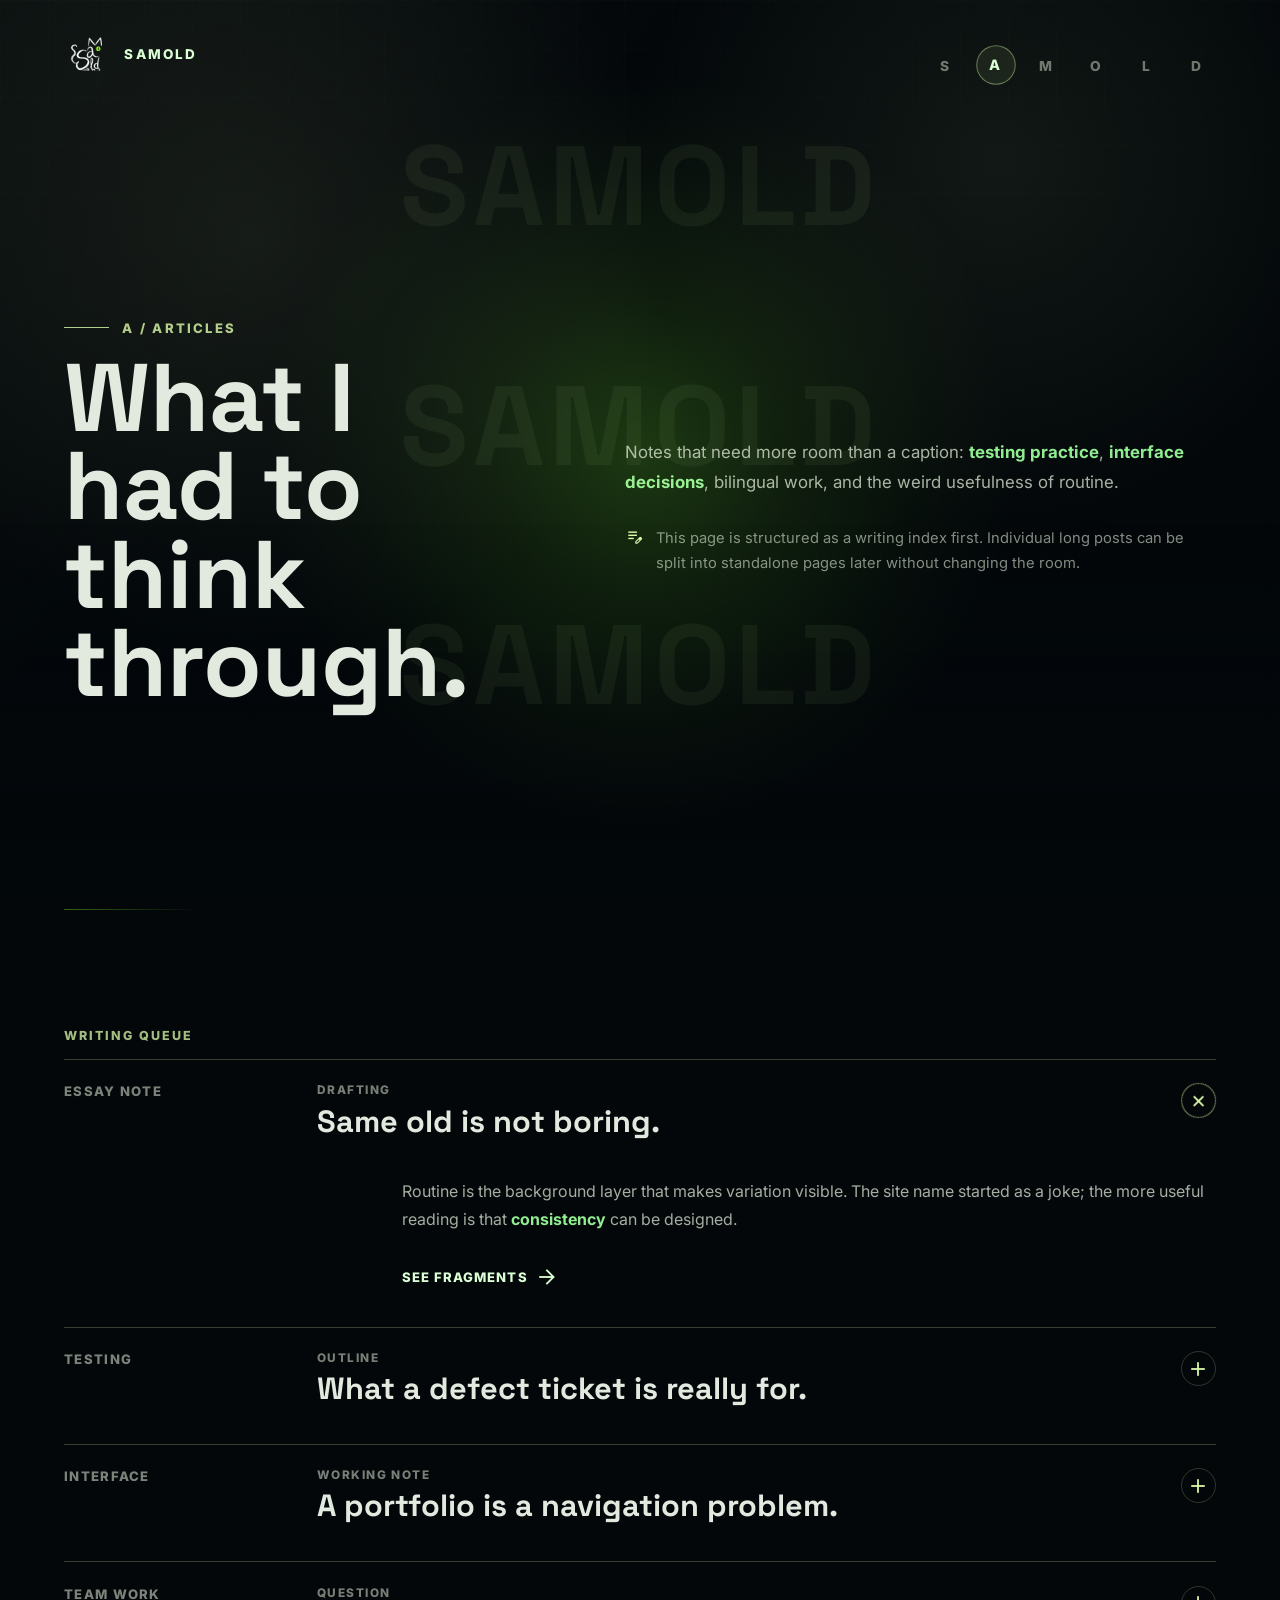
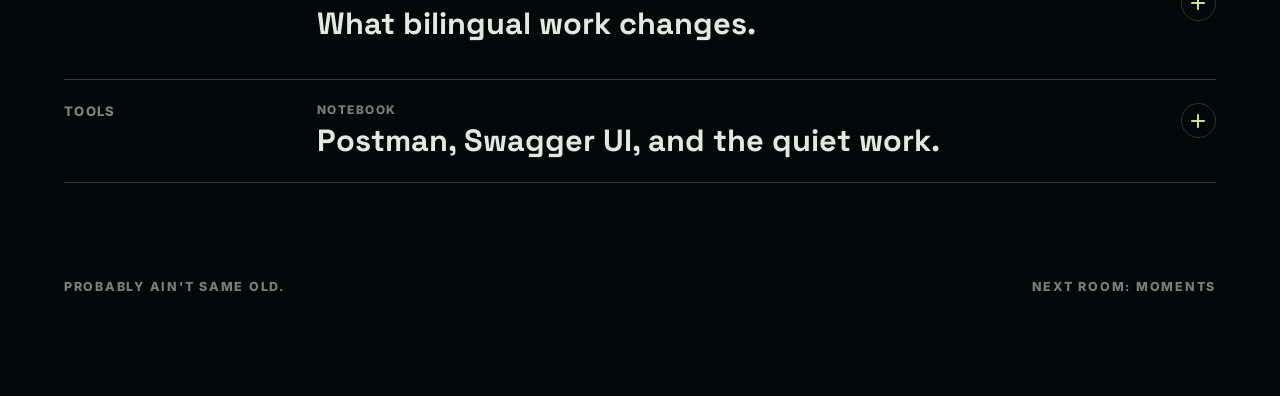
<file: articles.html>
<!DOCTYPE html>
<html lang="en">
<head>
  <meta charset="utf-8">
  <meta name="viewport" content="width=device-width, initial-scale=1.0">
  <meta name="description" content="Articles room of SAMOLD, collecting writing notes and technical reflections by Zhou Yongyu.">
  <title>Articles | SAMOLD</title>
  <link rel="icon" href="data:,">
  <link rel="preconnect" href="https://fonts.googleapis.com">
  <link rel="preconnect" href="https://fonts.gstatic.com" crossorigin>
  <link href="https://fonts.googleapis.com/css2?family=Inter:wght@400;500;600;700;800&amp;family=Space+Grotesk:wght@600;700&amp;display=swap" rel="stylesheet">
  <link href="https://fonts.googleapis.com/css2?family=Material+Symbols+Outlined:wght,FILL@100..700,0..1&amp;display=swap" rel="stylesheet">
  <link rel="stylesheet" href="assets/samold-room.css?v=samold-physics-20260606b">
</head>
<body data-room="articles">
  <div class="room-page">
    <header class="room-header">
      <a class="brand-home" href="index.html" aria-label="Back to SAMOLD home">
        <img src="assets/samold.webp" alt="">
        <span>SAMOLD</span>
      </a>
      <nav class="room-nav" aria-label="SAMOLD rooms">
        <a href="showcase.html">S</a>
        <a class="is-active" href="articles.html">A</a>
        <a href="moments.html">M</a>
        <a href="overview.html">O</a>
        <a href="labs.html">L</a>
        <a href="discoveries.html">D</a>
      </nav>
    </header>

    <main>
      <section class="room-hero">
        <div>
          <p class="room-kicker">A / Articles</p>
          <h1 class="room-title">What I had to think through.</h1>
        </div>
        <div>
          <p class="room-subtitle">
            Notes that need more room than a caption: <strong>testing practice</strong>, <strong>interface decisions</strong>, bilingual work, and the weird usefulness of routine.
          </p>
          <p class="room-note">
            <span class="material-symbols-outlined" aria-hidden="true">edit_note</span>
            <span>This page is structured as a writing index first. Individual long posts can be split into standalone pages later without changing the room.</span>
          </p>
        </div>
      </section>

      <p class="section-label" data-reveal>Writing queue</p>
      <section class="article-list" aria-label="Article drafts">
        <details class="article-row" data-reveal open>
          <summary>
            <span class="article-date">Essay note</span>
            <span class="article-summary">
              <span class="article-status">Drafting</span>
              <span class="article-title">Same old is not boring.</span>
            </span>
            <span class="article-toggle material-symbols-outlined" aria-hidden="true">add</span>
          </summary>
          <div class="article-body">
            <div>
              <p>Routine is the background layer that makes variation visible. The site name started as a joke; the more useful reading is that <strong>consistency</strong> can be designed.</p>
              <a class="inline-link" href="moments.html">See fragments <span class="material-symbols-outlined" aria-hidden="true">arrow_forward</span></a>
            </div>
          </div>
        </details>

        <details class="article-row" data-reveal>
          <summary>
            <span class="article-date">Testing</span>
            <span class="article-summary">
              <span class="article-status">Outline</span>
              <span class="article-title">What a defect ticket is really for.</span>
            </span>
            <span class="article-toggle material-symbols-outlined" aria-hidden="true">add</span>
          </summary>
          <div class="article-body">
            <div>
              <p>A good bug report is not just proof that something broke. It is a small coordination artifact for <strong>engineering</strong>, <strong>product</strong>, and everyone who needs the same truth.</p>
            </div>
          </div>
        </details>

        <details class="article-row" data-reveal>
          <summary>
            <span class="article-date">Interface</span>
            <span class="article-summary">
              <span class="article-status">Working note</span>
              <span class="article-title">A portfolio is a navigation problem.</span>
            </span>
            <span class="article-toggle material-symbols-outlined" aria-hidden="true">add</span>
          </summary>
          <div class="article-body">
            <div>
              <p>Most personal sites fail when everything tries to be the homepage. This one treats the mark as a map, then lets each letter become a different kind of entrance.</p>
            </div>
          </div>
        </details>

        <details class="article-row" data-reveal>
          <summary>
            <span class="article-date">Team work</span>
            <span class="article-summary">
              <span class="article-status">Question</span>
              <span class="article-title">What bilingual work changes.</span>
            </span>
            <span class="article-toggle material-symbols-outlined" aria-hidden="true">add</span>
          </summary>
          <div class="article-body">
            <div>
              <p>Switching between English and Chinese is not only translation. It changes what gets clarified, what gets assumed, and how quickly a team can reach shared context.</p>
            </div>
          </div>
        </details>

        <details class="article-row" data-reveal>
          <summary>
            <span class="article-date">Tools</span>
            <span class="article-summary">
              <span class="article-status">Notebook</span>
              <span class="article-title">Postman, Swagger UI, and the quiet work.</span>
            </span>
            <span class="article-toggle material-symbols-outlined" aria-hidden="true">add</span>
          </summary>
          <div class="article-body">
            <div>
              <p>API testing often looks simple from the outside. The real work is noticing patterns, naming uncertainty, and checking that data integrity survives the normal path.</p>
            </div>
          </div>
        </details>
      </section>
    </main>

    <footer class="room-footer">
      <span>Probably ain't same old.</span>
      <a href="moments.html">Next room: Moments</a>
    </footer>
  </div>
  <script>
  window.ROOM_CN = {
    title: '文章 | SAMOLD',
    texts: {
      '.room-kicker': 'A / 文章',
      '.room-title': '必须想清楚的事。',
      '.room-subtitle': '篇幅长、写得慢的那种：<strong>测试实践</strong>、<strong>界面决策</strong>、双语工作，以及日常重复为什么有用。',
      '.room-note span:last-child': '先当写作索引，够了再把单篇拆成独立页面，不影响整体结构。',
      '.section-label': '写作队列',
      '.room-footer > span': '大概，也不只是老样子。',
      '.room-footer > a': '下一站：瞬间',
      '.article-title': [
        '老样子并不无聊。',
        '一张缺陷单真正用来做什么。',
        '作品集是一个导航问题。',
        '做双语工作会改变什么。',
        'Postman、Swagger UI 和那些安静的工作。'
      ],
      '.article-status': [
        '起草中',
        '提纲',
        '工作笔记',
        '问题',
        '笔记本'
      ],
      '.article-list .article-body p': [
        '重复是让变化可见的底色。这个站名最初是个玩笑；更有用的解读是：<strong>稳定</strong>是可以被设计的。',
        '好的 bug 报告不只是证明出了问题，它是<strong>工程</strong>、<strong>产品</strong>和所有人对齐同一个事实的协作凭证。',
        '大多数个人站失败，是因为所有东西都在争做首页。这个站把标记当地图，让每个字母成为不同类型的入口。',
        '中英切换不只是翻译，它改变了什么需要说清楚、什么可以默认，以及团队多快能对齐。',
        'API 测试从外面看简单，真正的工作是发现规律、命名不确定性，确认数据完整性能撑过正常路径。'
      ],
      '.article-body .inline-link': '看碎片 <span class="material-symbols-outlined" aria-hidden="true">arrow_forward</span>'
    }
  };
  </script>
  <script src="assets/samold-room.js?v=samold-physics-20260606b"></script>
</body>
</html>
</file>
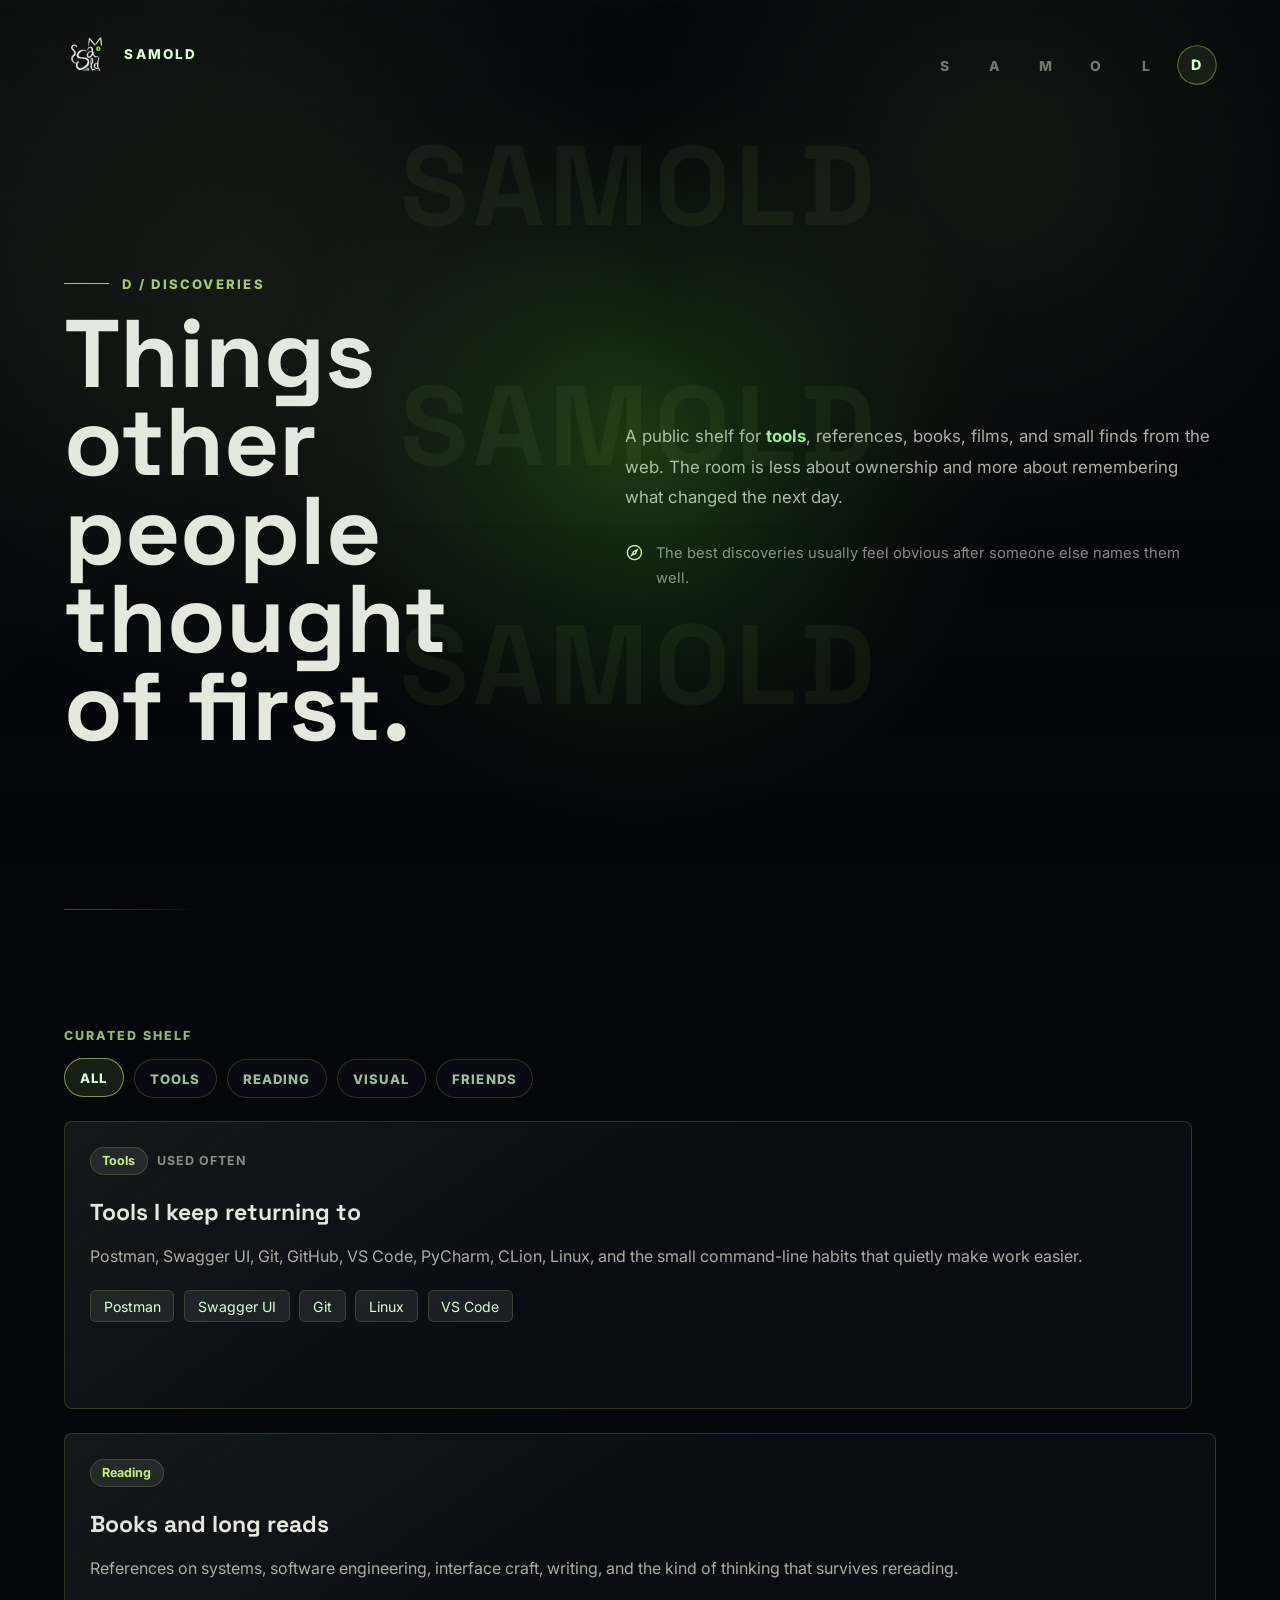
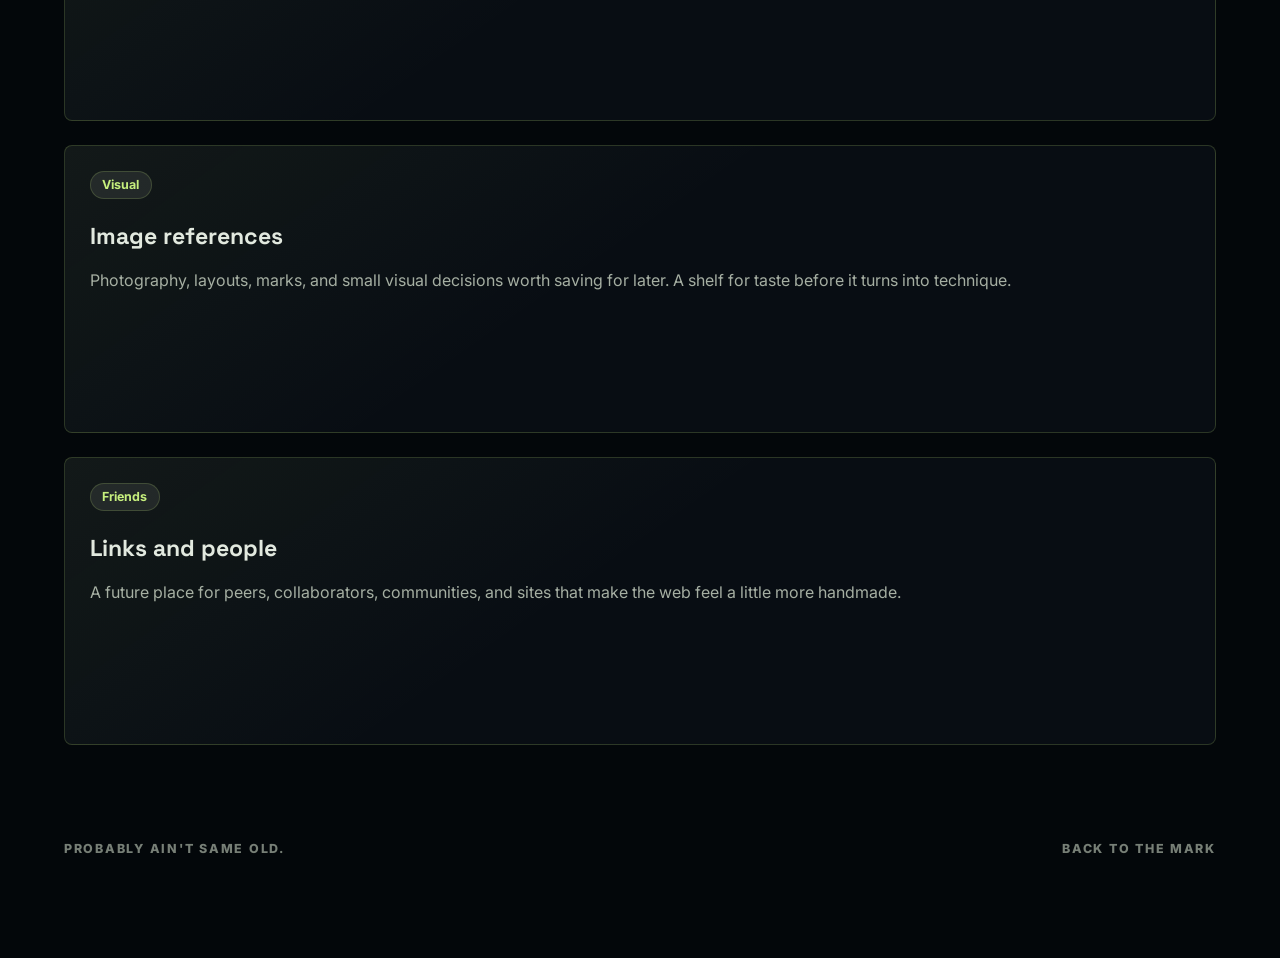
<file: discoveries.html>
<!DOCTYPE html>
<html lang="en">
<head>
  <meta charset="utf-8">
  <meta name="viewport" content="width=device-width, initial-scale=1.0">
  <meta name="description" content="Discoveries room of SAMOLD, a curated shelf of tools, references, and finds by Zhou Yongyu.">
  <title>Discoveries | SAMOLD</title>
  <link rel="icon" href="data:,">
  <link rel="preconnect" href="https://fonts.googleapis.com">
  <link rel="preconnect" href="https://fonts.gstatic.com" crossorigin>
  <link href="https://fonts.googleapis.com/css2?family=Inter:wght@400;500;600;700;800&amp;family=Space+Grotesk:wght@600;700&amp;display=swap" rel="stylesheet">
  <link href="https://fonts.googleapis.com/css2?family=Material+Symbols+Outlined:wght,FILL@100..700,0..1&amp;display=swap" rel="stylesheet">
  <link rel="stylesheet" href="assets/samold-room.css?v=samold-physics-20260606b">
</head>
<body data-room="discoveries">
  <div class="room-page">
    <header class="room-header">
      <a class="brand-home" href="index.html" aria-label="Back to SAMOLD home">
        <img src="assets/samold.webp" alt="">
        <span>SAMOLD</span>
      </a>
      <nav class="room-nav" aria-label="SAMOLD rooms">
        <a href="showcase.html">S</a>
        <a href="articles.html">A</a>
        <a href="moments.html">M</a>
        <a href="overview.html">O</a>
        <a href="labs.html">L</a>
        <a class="is-active" href="discoveries.html">D</a>
      </nav>
    </header>

    <main>
      <section class="room-hero">
        <div>
          <p class="room-kicker">D / Discoveries</p>
          <h1 class="room-title">Things other people thought of first.</h1>
        </div>
        <div>
          <p class="room-subtitle">
            A public shelf for <strong>tools</strong>, references, books, films, and small finds from the web. The room is less about ownership and more about remembering what changed the next day.
          </p>
          <p class="room-note">
            <span class="material-symbols-outlined" aria-hidden="true">explore</span>
            <span>The best discoveries usually feel obvious after someone else names them well.</span>
          </p>
        </div>
      </section>

      <p class="section-label" data-reveal>Curated shelf</p>
      <div class="discovery-toolbar" aria-label="Discovery filters" data-reveal>
        <button class="filter-btn is-active" data-filter="all" type="button" aria-pressed="true">All</button>
        <button class="filter-btn" data-filter="tools" type="button" aria-pressed="false">Tools</button>
        <button class="filter-btn" data-filter="reading" type="button" aria-pressed="false">Reading</button>
        <button class="filter-btn" data-filter="visual" type="button" aria-pressed="false">Visual</button>
        <button class="filter-btn" data-filter="friends" type="button" aria-pressed="false">Friends</button>
      </div>
      <section class="shelf-grid" aria-label="Discovery shelves">
        <article class="room-card shelf-card full" data-category="tools" data-reveal>
          <div class="card-meta"><span class="pill">Tools</span><span>Used often</span></div>
          <h3>Tools I keep returning to</h3>
          <p>Postman, Swagger UI, Git, GitHub, VS Code, PyCharm, CLion, Linux, and the small command-line habits that quietly make work easier.</p>
          <ul class="tag-list">
            <li class="tag">Postman</li>
            <li class="tag">Swagger UI</li>
            <li class="tag">Git</li>
            <li class="tag">Linux</li>
            <li class="tag">VS Code</li>
          </ul>
        </article>

        <article class="room-card shelf-card" data-category="reading" data-reveal>
          <div class="card-meta"><span class="pill">Reading</span></div>
          <h3>Books and long reads</h3>
          <p>References on systems, software engineering, interface craft, writing, and the kind of thinking that survives rereading.</p>
        </article>

        <article class="room-card shelf-card" data-category="visual" data-reveal>
          <div class="card-meta"><span class="pill">Visual</span></div>
          <h3>Image references</h3>
          <p>Photography, layouts, marks, and small visual decisions worth saving for later. A shelf for taste before it turns into technique.</p>
        </article>

        <article class="room-card shelf-card" data-category="friends" data-reveal>
          <div class="card-meta"><span class="pill">Friends</span></div>
          <h3>Links and people</h3>
          <p>A future place for peers, collaborators, communities, and sites that make the web feel a little more handmade.</p>
        </article>
      </section>
    </main>

    <footer class="room-footer">
      <span>Probably ain't same old.</span>
      <a href="index.html">Back to the mark</a>
    </footer>
  </div>
  <script>
  window.ROOM_CN = {
    title: '发现 | SAMOLD',
    texts: {
      '.room-kicker': 'D / 发现',
      '.room-title': '别人的好东西。',
      '.room-subtitle': '一个公开的收纳架，放着<strong>工具</strong>、参考资料、书、电影和网上的零散发现。比起所有权，这里更关心——记住是什么改变了第二天。',
      '.room-note span:last-child': '最好的发现，往往在别人说清楚之后显得理所当然。',
      '.section-label': '整理过的书架',
      '.room-footer > span': '大概，也不只是老样子。',
      '.room-footer > a': '回到标记',
      '.filter-btn': [
        '全部',
        '工具',
        '阅读',
        '视觉',
        '朋友'
      ],
      '.shelf-grid article h3': [
        '一直在用的工具',
        '书和长文',
        '图像参考',
        '链接和人'
      ],
      '.shelf-grid article > p': [
        'Postman、Swagger UI、Git、GitHub、VS Code、PyCharm、CLion、Linux，以及那些悄悄让工作变轻松的命令行习惯。',
        '关于系统、软件工程、界面设计和写作的参考资料——经得住重读的那种。',
        '值得留存的摄影、排版、标记和小的视觉决策。品味在变成技术之前的收纳。',
        '留给同伴、合作者、社群和那些让网络感觉更有手工感的站点。'
      ]
    }
  };
  </script>
  <script src="assets/samold-room.js?v=samold-physics-20260606b"></script>
</body>
</html>
</file>
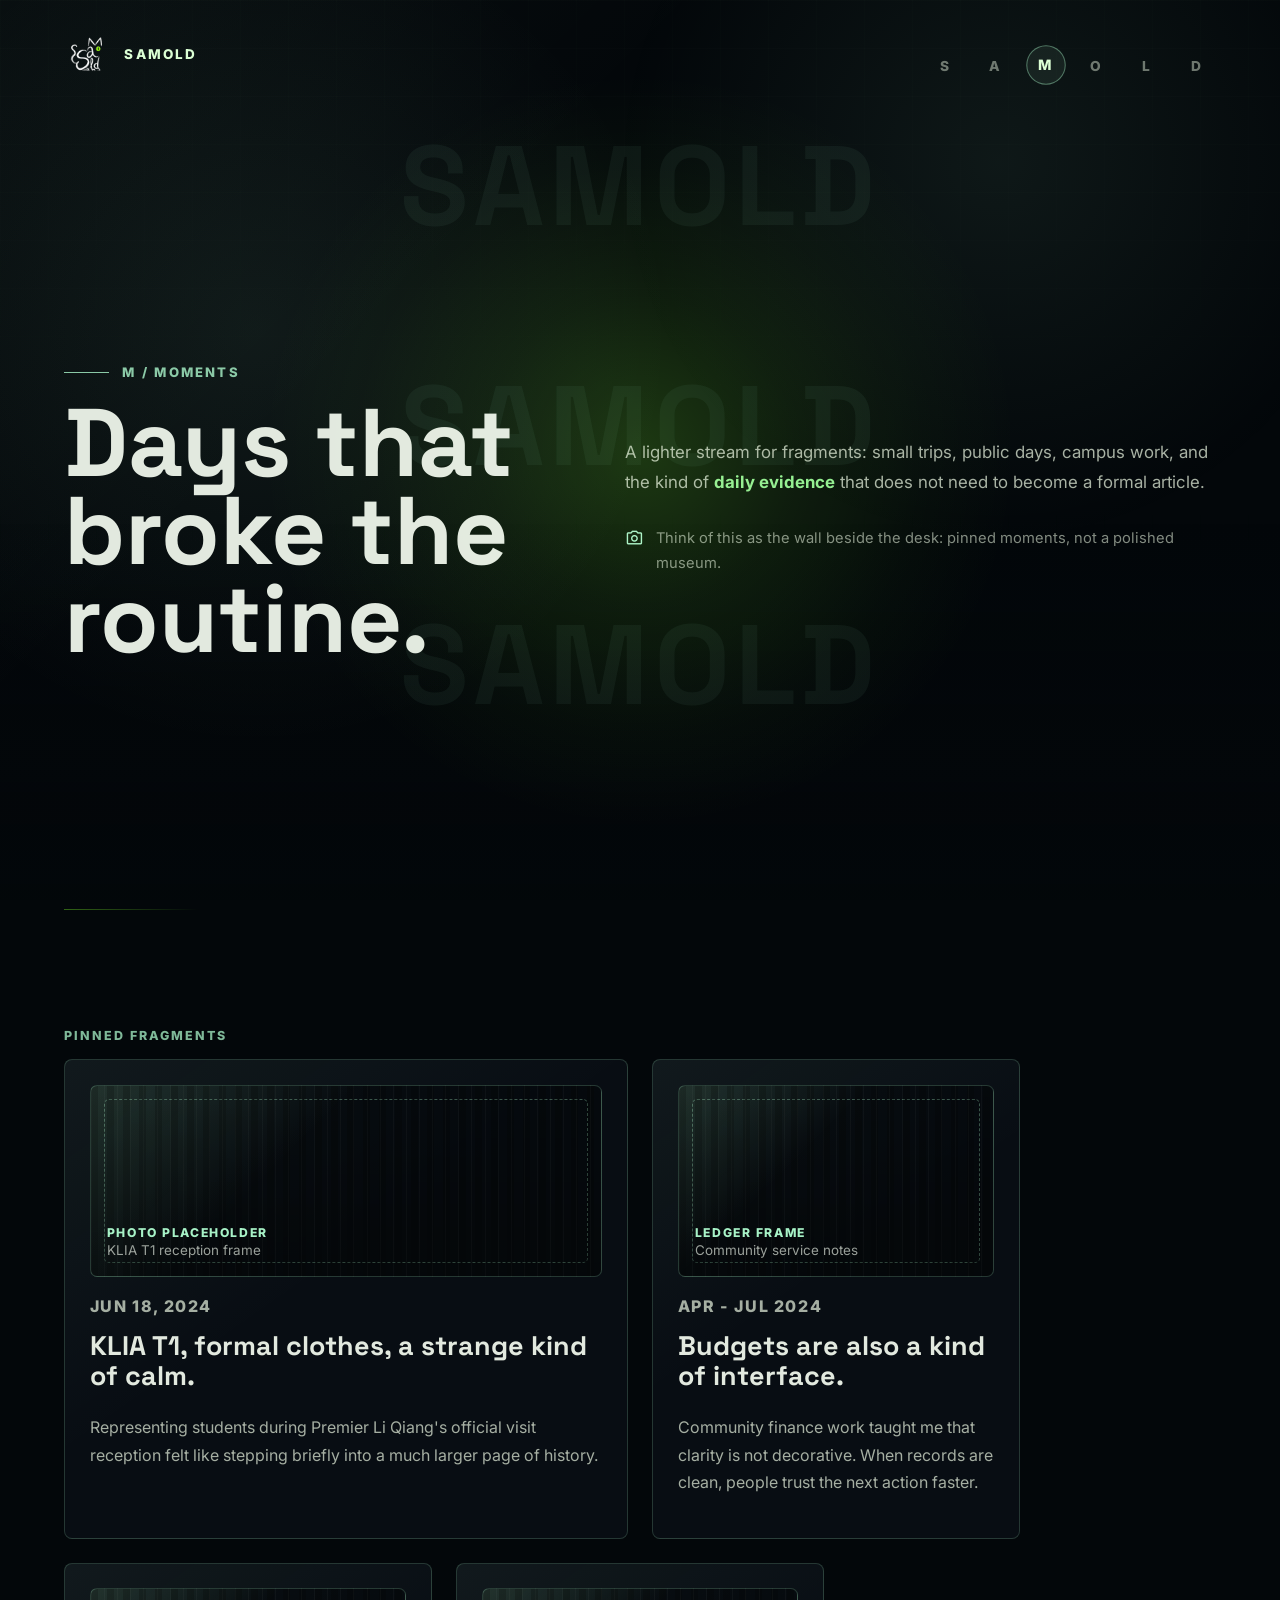
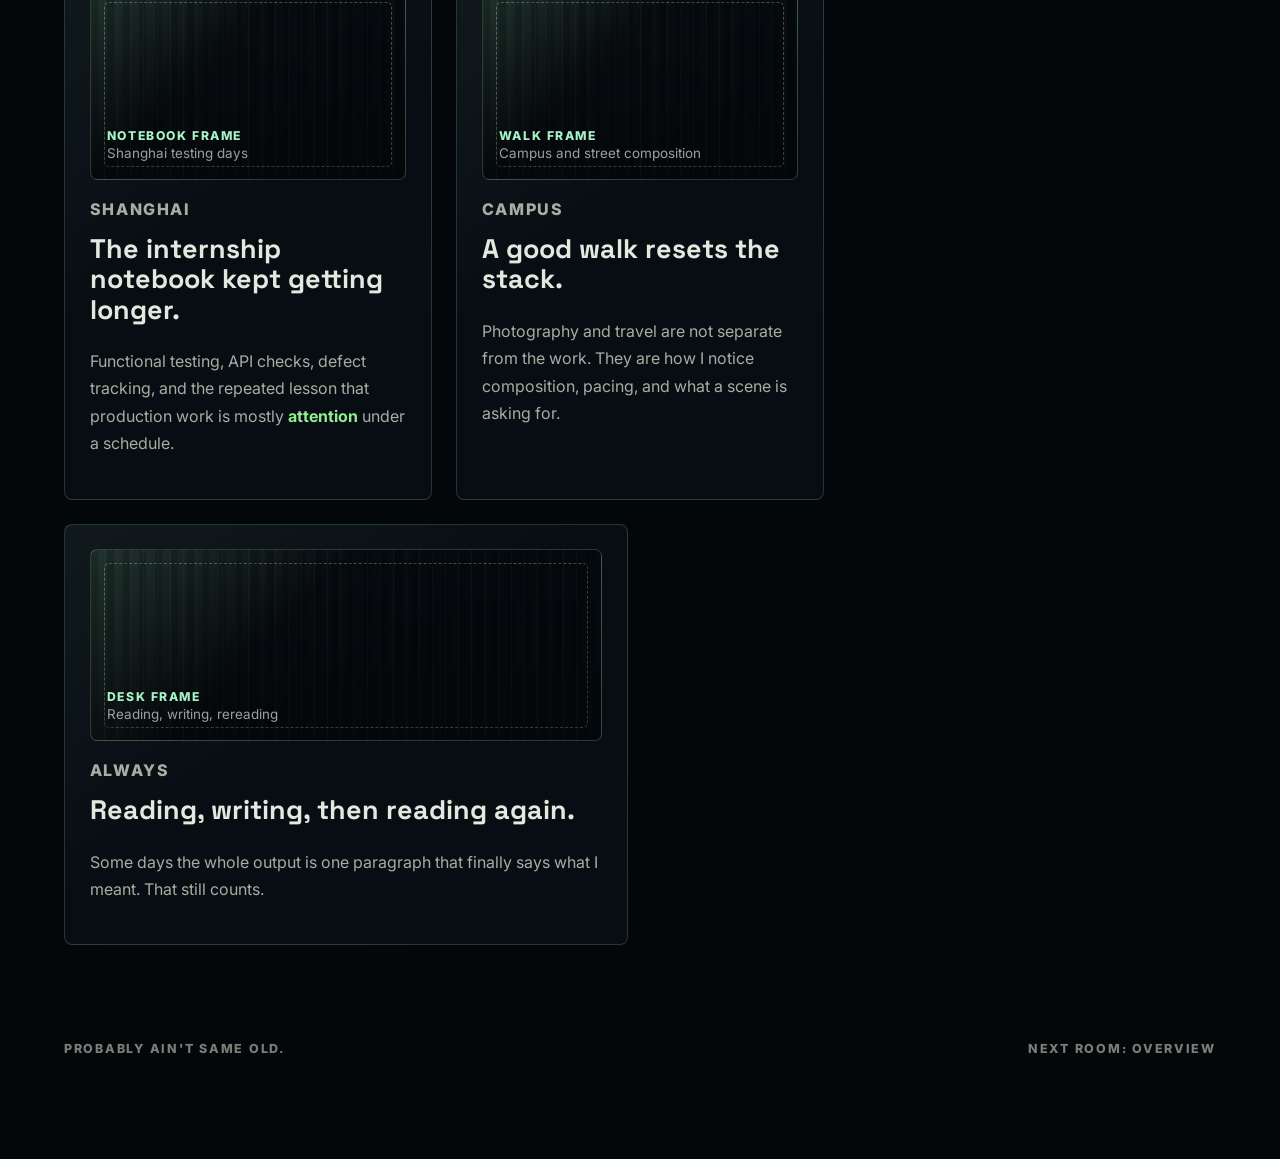
<file: moments.html>
<!DOCTYPE html>
<html lang="en">
<head>
  <meta charset="utf-8">
  <meta name="viewport" content="width=device-width, initial-scale=1.0">
  <meta name="description" content="Moments room of SAMOLD, a stream of fragments and personal updates by Zhou Yongyu.">
  <title>Moments | SAMOLD</title>
  <link rel="icon" href="data:,">
  <link rel="preconnect" href="https://fonts.googleapis.com">
  <link rel="preconnect" href="https://fonts.gstatic.com" crossorigin>
  <link href="https://fonts.googleapis.com/css2?family=Inter:wght@400;500;600;700;800&amp;family=Space+Grotesk:wght@600;700&amp;display=swap" rel="stylesheet">
  <link href="https://fonts.googleapis.com/css2?family=Material+Symbols+Outlined:wght,FILL@100..700,0..1&amp;display=swap" rel="stylesheet">
  <link rel="stylesheet" href="assets/samold-room.css?v=samold-physics-20260606b">
</head>
<body data-room="moments">
  <div class="room-page">
    <header class="room-header">
      <a class="brand-home" href="index.html" aria-label="Back to SAMOLD home">
        <img src="assets/samold.webp" alt="">
        <span>SAMOLD</span>
      </a>
      <nav class="room-nav" aria-label="SAMOLD rooms">
        <a href="showcase.html">S</a>
        <a href="articles.html">A</a>
        <a class="is-active" href="moments.html">M</a>
        <a href="overview.html">O</a>
        <a href="labs.html">L</a>
        <a href="discoveries.html">D</a>
      </nav>
    </header>

    <main>
      <section class="room-hero">
        <div>
          <p class="room-kicker">M / Moments</p>
          <h1 class="room-title">Days that broke the routine.</h1>
        </div>
        <div>
          <p class="room-subtitle">
            A lighter stream for fragments: small trips, public days, campus work, and the kind of <strong>daily evidence</strong> that does not need to become a formal article.
          </p>
          <p class="room-note">
            <span class="material-symbols-outlined" aria-hidden="true">photo_camera</span>
            <span>Think of this as the wall beside the desk: pinned moments, not a polished museum.</span>
          </p>
        </div>
      </section>

      <p class="section-label" data-reveal>Pinned fragments</p>
      <section class="moment-board" aria-label="Moment stream">
        <article class="room-card moment-card wide" data-reveal>
          <div class="moment-photo" aria-hidden="true">
            <span class="placeholder-label">Photo placeholder</span>
            <span class="placeholder-note">KLIA T1 reception frame</span>
          </div>
          <div class="moment-body">
            <p class="moment-date">Jun 18, 2024</p>
            <h2>KLIA T1, formal clothes, a strange kind of calm.</h2>
            <p class="moment-text">Representing students during Premier Li Qiang's official visit reception felt like stepping briefly into a much larger page of history.</p>
          </div>
        </article>

        <article class="room-card moment-card" data-reveal>
          <div class="moment-photo" aria-hidden="true">
            <span class="placeholder-label">Ledger frame</span>
            <span class="placeholder-note">Community service notes</span>
          </div>
          <div class="moment-body">
            <p class="moment-date">Apr - Jul 2024</p>
            <h2>Budgets are also a kind of interface.</h2>
            <p class="moment-text">Community finance work taught me that clarity is not decorative. When records are clean, people trust the next action faster.</p>
          </div>
        </article>

        <article class="room-card moment-card" data-reveal>
          <div class="moment-photo" aria-hidden="true">
            <span class="placeholder-label">Notebook frame</span>
            <span class="placeholder-note">Shanghai testing days</span>
          </div>
          <div class="moment-body">
            <p class="moment-date">Shanghai</p>
            <h2>The internship notebook kept getting longer.</h2>
            <p class="moment-text">Functional testing, API checks, defect tracking, and the repeated lesson that production work is mostly <strong>attention</strong> under a schedule.</p>
          </div>
        </article>

        <article class="room-card moment-card" data-reveal>
          <div class="moment-photo" aria-hidden="true">
            <span class="placeholder-label">Walk frame</span>
            <span class="placeholder-note">Campus and street composition</span>
          </div>
          <div class="moment-body">
            <p class="moment-date">Campus</p>
            <h2>A good walk resets the stack.</h2>
            <p class="moment-text">Photography and travel are not separate from the work. They are how I notice composition, pacing, and what a scene is asking for.</p>
          </div>
        </article>

        <article class="room-card moment-card wide" data-reveal>
          <div class="moment-photo" aria-hidden="true">
            <span class="placeholder-label">Desk frame</span>
            <span class="placeholder-note">Reading, writing, rereading</span>
          </div>
          <div class="moment-body">
            <p class="moment-date">Always</p>
            <h2>Reading, writing, then reading again.</h2>
            <p class="moment-text">Some days the whole output is one paragraph that finally says what I meant. That still counts.</p>
          </div>
        </article>
      </section>
    </main>

    <footer class="room-footer">
      <span>Probably ain't same old.</span>
      <a href="overview.html">Next room: Overview</a>
    </footer>
  </div>
  <script>
  window.ROOM_CN = {
    title: '瞬间 | SAMOLD',
    texts: {
      '.room-kicker': 'M / 瞬间',
      '.room-title': '打破日常的那些天。',
      '.room-subtitle': '轻一点的记录：小旅行、公开的日子、校园里的事，以及那种不用写成正经文章的<strong>日常证据</strong>。',
      '.room-note span:last-child': '把这里想成桌边的墙：钉着的瞬间，不是精心布置的展览。',
      '.section-label': '钉住的片段',
      '.room-footer > span': '大概，也不只是老样子。',
      '.room-footer > a': '下一站：概览',
      '.moment-card .moment-body h2': [
        'KLIA T1，正装，一种奇怪的平静。',
        '账目也是一种界面。',
        '实习笔记越写越厚。',
        '一次好的散步能重置思路。',
        '阅读、写作，再阅读。'
      ],
      '.moment-card .moment-body .moment-text': [
        '作为学生代表参加李强总理来访的欢迎仪式，像是短暂踏入了一页更大的历史。',
        '社区财务工作告诉我，清晰本身不是装饰。记录干净，下一个动作就更容易获得信任。',
        '功能测试、API 检查、缺陷追踪，以及一再重复的课：生产环境的工作大多是在日程压力下保持注意力。',
        '摄影和旅行不是工作以外的事，而是我注意构图、节奏和一个场景在要求什么的方式。',
        '有些天，全部的产出就是一段终于说清楚了意思的话。这也算。'
      ],
      '.moment-photo .placeholder-label': [
        '照片占位',
        '账本画面',
        '笔记画面',
        '散步画面',
        '桌面画面'
      ],
      '.moment-photo .placeholder-note': [
        'KLIA T1 接待现场',
        '社区服务记录',
        '上海测试实习的日子',
        '校园与街道构图',
        '阅读、写作、再阅读'
      ]
    }
  };
  </script>
  <script src="assets/samold-room.js?v=samold-physics-20260606b"></script>
</body>
</html>
</file>
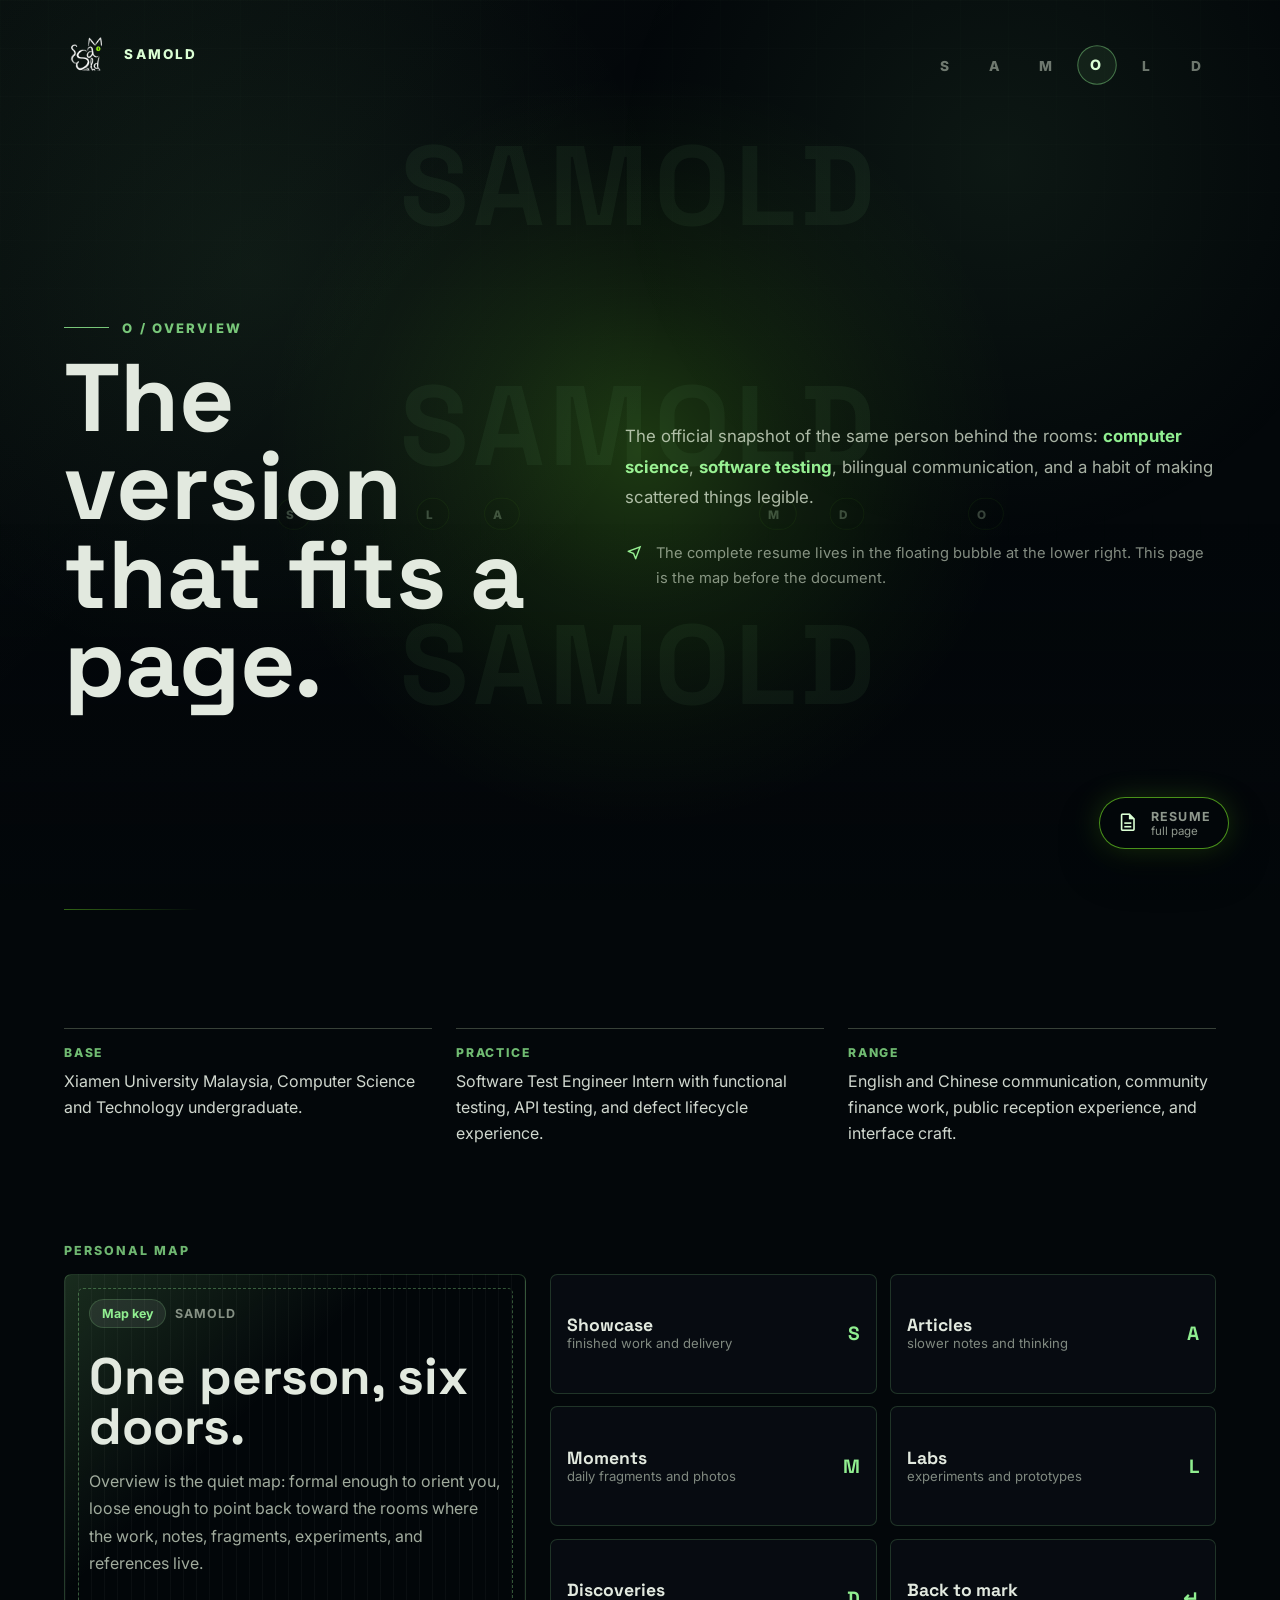
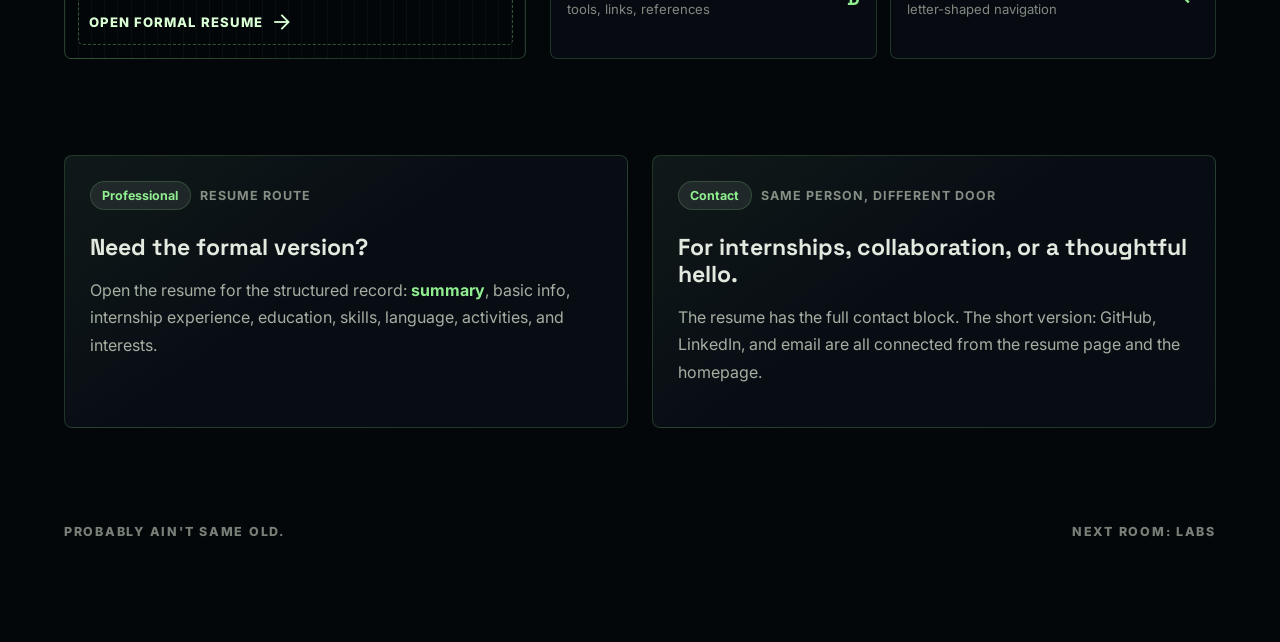
<file: overview.html>
<!DOCTYPE html>
<html lang="en">
<head>
  <meta charset="utf-8">
  <meta name="viewport" content="width=device-width, initial-scale=1.0">
  <meta name="description" content="Overview room of SAMOLD, a concise map of Zhou Yongyu and a floating resume entry.">
  <title>Overview | SAMOLD</title>
  <link rel="icon" href="data:,">
  <link rel="preconnect" href="https://fonts.googleapis.com">
  <link rel="preconnect" href="https://fonts.gstatic.com" crossorigin>
  <link href="https://fonts.googleapis.com/css2?family=Inter:wght@400;500;600;700;800&amp;family=Space+Grotesk:wght@600;700&amp;display=swap" rel="stylesheet">
  <link href="https://fonts.googleapis.com/css2?family=Material+Symbols+Outlined:wght,FILL@100..700,0..1&amp;display=swap" rel="stylesheet">
  <link rel="stylesheet" href="assets/samold-room.css?v=samold-physics-20260606b">
</head>
<body data-room="overview">
  <div class="room-page">
    <header class="room-header">
      <a class="brand-home" href="index.html" aria-label="Back to SAMOLD home">
        <img src="assets/samold.webp" alt="">
        <span>SAMOLD</span>
      </a>
      <nav class="room-nav" aria-label="SAMOLD rooms">
        <a href="showcase.html">S</a>
        <a href="articles.html">A</a>
        <a href="moments.html">M</a>
        <a class="is-active" href="overview.html">O</a>
        <a href="labs.html">L</a>
        <a href="discoveries.html">D</a>
      </nav>
    </header>

    <main>
      <section class="room-hero">
        <div>
          <p class="room-kicker">O / Overview</p>
          <h1 class="room-title">The version that fits a page.</h1>
        </div>
        <div>
          <p class="room-subtitle">
            The official snapshot of the same person behind the rooms: <strong>computer science</strong>, <strong>software testing</strong>, bilingual communication, and a habit of making scattered things legible.
          </p>
          <p class="room-note">
            <span class="material-symbols-outlined" aria-hidden="true">near_me</span>
            <span>The complete resume lives in the floating bubble at the lower right. This page is the map before the document.</span>
          </p>
        </div>
      </section>

      <section class="overview-strip" aria-label="Overview facts" data-reveal>
        <div class="overview-fact">
          <span>Base</span>
          <p>Xiamen University Malaysia, Computer Science and Technology undergraduate.</p>
        </div>
        <div class="overview-fact">
          <span>Practice</span>
          <p>Software Test Engineer Intern with functional testing, API testing, and defect lifecycle experience.</p>
        </div>
        <div class="overview-fact">
          <span>Range</span>
          <p>English and Chinese communication, community finance work, public reception experience, and interface craft.</p>
        </div>
      </section>

      <p class="section-label" data-reveal>Personal map</p>
      <section class="overview-map" aria-label="Overview routes" data-reveal>
        <div class="map-panel">
          <div class="card-meta"><span class="pill">Map key</span><span>SAMOLD</span></div>
          <h2>One person, six doors.</h2>
          <p>
            Overview is the quiet map: formal enough to orient you, loose enough to point back toward the rooms where the work, notes, fragments, experiments, and references live.
          </p>
          <a class="inline-link" href="resume.html">Open formal resume <span class="material-symbols-outlined" aria-hidden="true">arrow_forward</span></a>
        </div>

        <div class="map-routes">
          <a class="map-route" href="showcase.html"><span><strong>Showcase</strong><span>finished work and delivery</span></span><span>S</span></a>
          <a class="map-route" href="articles.html"><span><strong>Articles</strong><span>slower notes and thinking</span></span><span>A</span></a>
          <a class="map-route" href="moments.html"><span><strong>Moments</strong><span>daily fragments and photos</span></span><span>M</span></a>
          <a class="map-route" href="labs.html"><span><strong>Labs</strong><span>experiments and prototypes</span></span><span>L</span></a>
          <a class="map-route" href="discoveries.html"><span><strong>Discoveries</strong><span>tools, links, references</span></span><span>D</span></a>
          <a class="map-route" href="index.html"><span><strong>Back to mark</strong><span>letter-shaped navigation</span></span><span>↵</span></a>
        </div>
      </section>

      <section class="content-grid" aria-label="Overview notes">
        <article class="room-card wide" data-reveal>
          <div class="card-meta"><span class="pill">Professional</span><span>Resume route</span></div>
          <h3>Need the formal version?</h3>
          <p>
            Open the resume for the structured record: <strong>summary</strong>, basic info, internship experience, education, skills, language, activities, and interests.
          </p>
        </article>

        <article class="room-card wide" data-reveal>
          <div class="card-meta"><span class="pill">Contact</span><span>Same person, different door</span></div>
          <h3>For internships, collaboration, or a thoughtful hello.</h3>
          <p>
            The resume has the full contact block. The short version: GitHub, LinkedIn, and email are all connected from the resume page and the homepage.
          </p>
        </article>
      </section>
    </main>

    <footer class="room-footer">
      <span>Probably ain't same old.</span>
      <a href="labs.html">Next room: Labs</a>
    </footer>

    <a class="resume-bubble" href="resume.html" aria-label="Open full resume">
      <span class="material-symbols-outlined" aria-hidden="true">description</span>
      <span><strong>Resume</strong><span>full page</span></span>
    </a>
  </div>
  <script>
  window.ROOM_CN = {
    title: '概览 | SAMOLD',
    texts: {
      '.room-kicker': 'O / 概览',
      '.room-title': '能放进一页里的版本。',
      '.room-subtitle': '这些板块背后同一个人的正式剪影：<strong>计算机科学</strong>、<strong>软件测试</strong>、双语沟通，以及把散乱的事情变得清晰的习惯。',
      '.room-note span:last-child': '完整简历在右下角的悬浮按钮里，这页是文件的前一步——先看地图再开门。',
      '.section-label': '个人地图',
      '.room-footer > span': '大概，也不只是老样子。',
      '.room-footer > a': '下一站：实验室',
      '.overview-fact p': [
        '厦门大学马来西亚分校，计算机科学与技术本科在读。',
        '软件测试工程师实习，有功能测试、API 测试和缺陷生命周期管理经验。',
        '中英双语沟通、社区财务工作、公务接待经历，以及界面设计实践。'
      ],
      '.map-panel h2': '一个人，六扇门。',
      '.map-panel p': '概览是一张安静的地图：足够正式，可以让你定位；也足够松动，会把你带回那些作品、笔记、碎片、实验和参考资料所在的房间。',
      '.map-panel .inline-link': '打开正式简历 <span class="material-symbols-outlined" aria-hidden="true">arrow_forward</span>',
      '.map-route strong': [
        '作品集',
        '文章',
        '瞬间',
        '实验室',
        '发现',
        '回到标记'
      ],
      '.map-route strong + span': [
        '完成的作品与交付',
        '慢一点的笔记和思考',
        '日常碎片和照片',
        '实验与原型',
        '工具、链接和参考',
        '字母形状的导航'
      ],
      '.content-grid article h3': [
        '需要正式版本？',
        '求职、合作，或者只是打个招呼'
      ],
      '.content-grid article > p': [
        '打开简历，里面有结构化的记录：<strong>概要</strong>、基本信息、实习经历、教育背景、技能、语言、活动和兴趣。',
        '简历页有完整的联系方式。简短版：GitHub、领英和邮件都从简历页和首页连通。'
      ]
    }
  };
  </script>
  <script src="assets/samold-room.js?v=samold-physics-20260606b"></script>
</body>
</html>
</file>
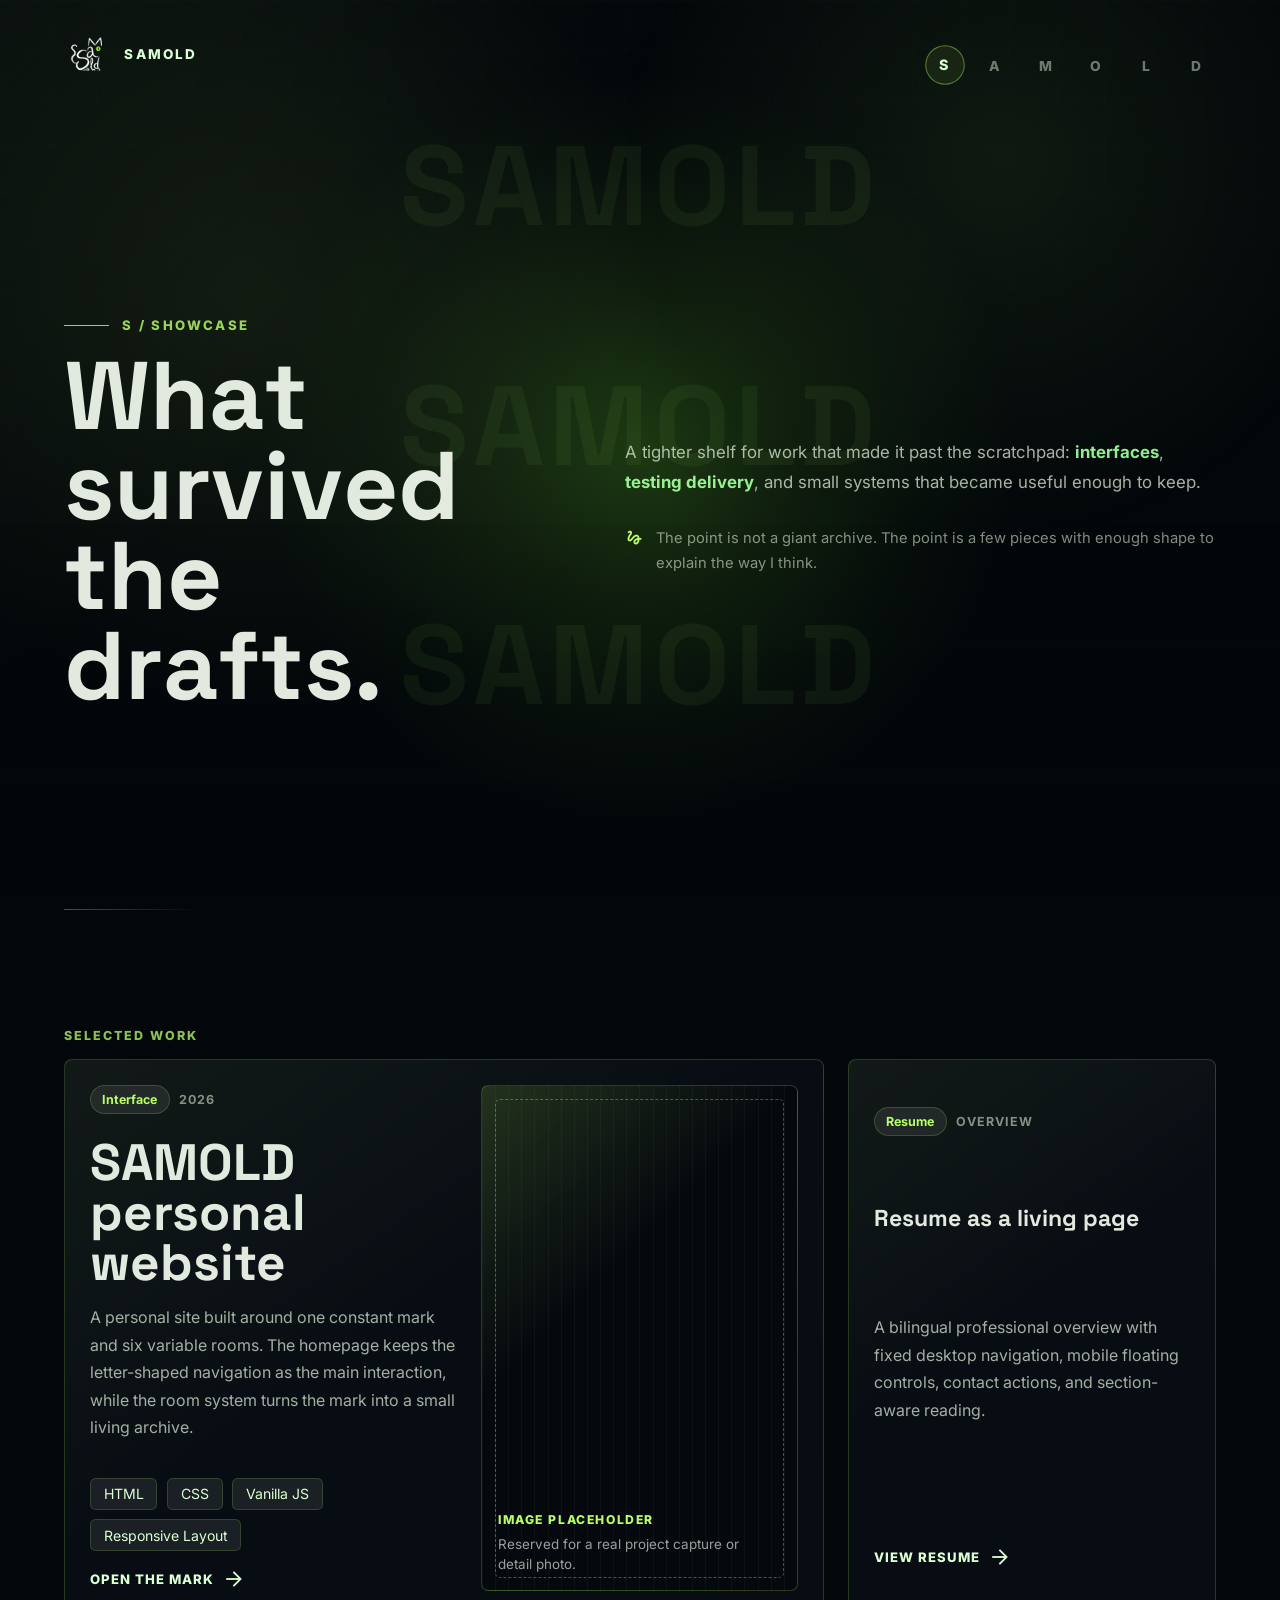
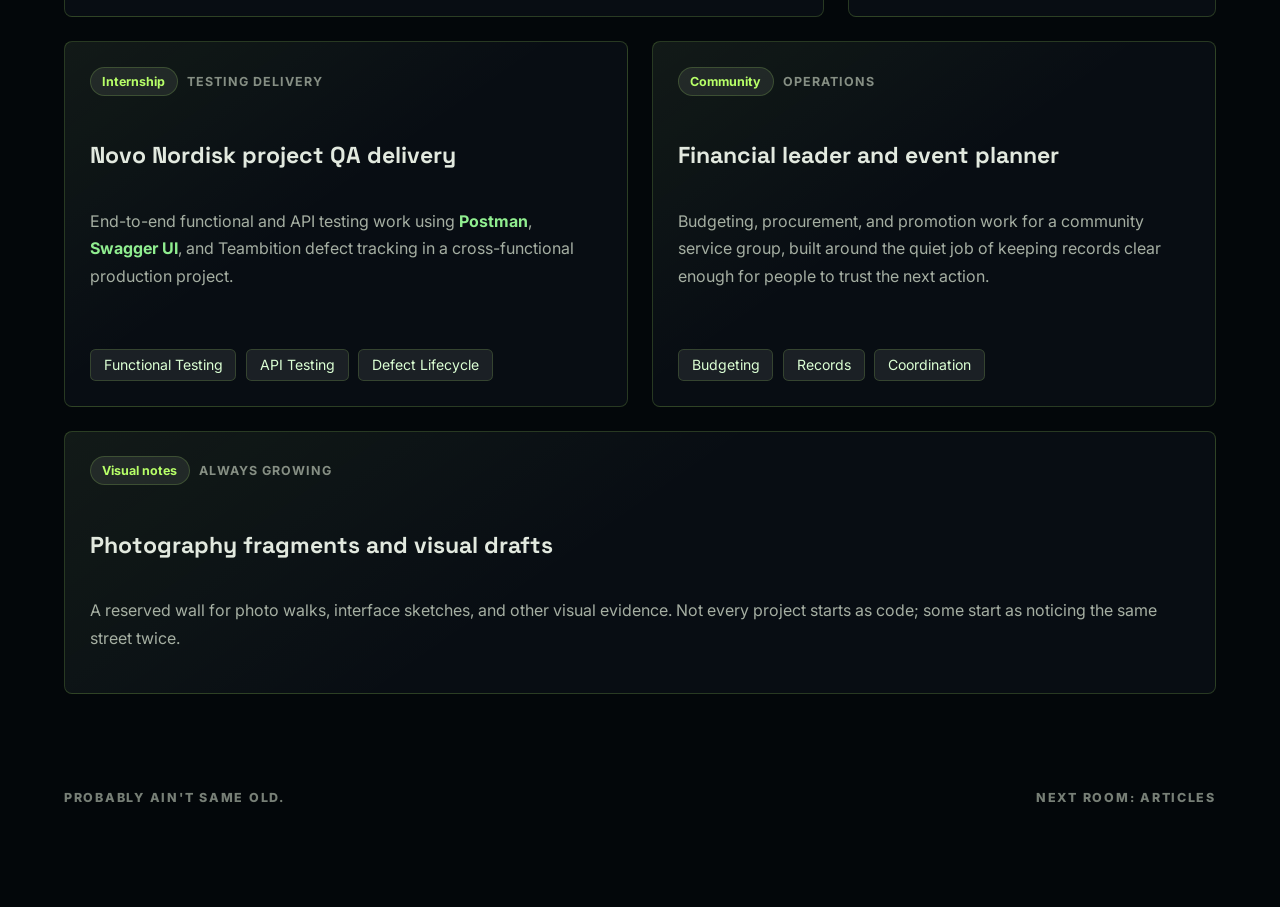
<file: showcase.html>
<!DOCTYPE html>
<html lang="en">
<head>
  <meta charset="utf-8">
  <meta name="viewport" content="width=device-width, initial-scale=1.0">
  <meta name="description" content="Showcase room of SAMOLD, featuring selected projects and work by Zhou Yongyu.">
  <title>Showcase | SAMOLD</title>
  <link rel="icon" href="data:,">
  <link rel="preconnect" href="https://fonts.googleapis.com">
  <link rel="preconnect" href="https://fonts.gstatic.com" crossorigin>
  <link href="https://fonts.googleapis.com/css2?family=Inter:wght@400;500;600;700;800&amp;family=Space+Grotesk:wght@600;700&amp;display=swap" rel="stylesheet">
  <link href="https://fonts.googleapis.com/css2?family=Material+Symbols+Outlined:wght,FILL@100..700,0..1&amp;display=swap" rel="stylesheet">
  <link rel="stylesheet" href="assets/samold-room.css?v=samold-physics-20260606b">
</head>
<body data-room="showcase">
  <div class="room-page">
    <header class="room-header">
      <a class="brand-home" href="index.html" aria-label="Back to SAMOLD home">
        <img src="assets/samold.webp" alt="">
        <span>SAMOLD</span>
      </a>
      <nav class="room-nav" aria-label="SAMOLD rooms">
        <a class="is-active" href="showcase.html">S</a>
        <a href="articles.html">A</a>
        <a href="moments.html">M</a>
        <a href="overview.html">O</a>
        <a href="labs.html">L</a>
        <a href="discoveries.html">D</a>
      </nav>
    </header>

    <main>
      <section class="room-hero">
        <div>
          <p class="room-kicker">S / Showcase</p>
          <h1 class="room-title">What survived the drafts.</h1>
        </div>
        <div>
          <p class="room-subtitle">
            A tighter shelf for work that made it past the scratchpad: <strong>interfaces</strong>, <strong>testing delivery</strong>, and small systems that became useful enough to keep.
          </p>
          <p class="room-note">
            <span class="material-symbols-outlined" aria-hidden="true">gesture</span>
            <span>The point is not a giant archive. The point is a few pieces with enough shape to explain the way I think.</span>
          </p>
        </div>
      </section>

      <p class="section-label" data-reveal>Selected work</p>
      <section class="content-grid showcase-stage" aria-label="Showcase items">
        <article class="room-card exhibit-card featured" data-reveal>
          <div class="exhibit-copy">
            <div class="card-meta"><span class="pill">Interface</span><span>2026</span></div>
            <h2>SAMOLD personal website</h2>
            <p>
              A personal site built around one constant mark and six variable rooms. The homepage keeps the letter-shaped navigation as the main interaction, while the room system turns the mark into a small living archive.
            </p>
            <ul class="tag-list">
              <li class="tag">HTML</li>
              <li class="tag">CSS</li>
              <li class="tag">Vanilla JS</li>
              <li class="tag">Responsive Layout</li>
            </ul>
            <a class="inline-link" href="index.html">Open the mark <span class="material-symbols-outlined" aria-hidden="true">arrow_forward</span></a>
          </div>
          <div class="exhibit-media" aria-hidden="true">
            <span class="placeholder-label">Image placeholder</span>
            <span class="placeholder-note">Reserved for a real project capture or detail photo.</span>
          </div>
        </article>

        <article class="room-card exhibit-card" data-reveal>
          <div class="card-meta"><span class="pill">Resume</span><span>Overview</span></div>
          <h3>Resume as a living page</h3>
          <p>
            A bilingual professional overview with fixed desktop navigation, mobile floating controls, contact actions, and section-aware reading.
          </p>
          <a class="inline-link" href="resume.html">View resume <span class="material-symbols-outlined" aria-hidden="true">arrow_forward</span></a>
        </article>

        <article class="room-card exhibit-card wide" data-reveal>
          <div class="card-meta"><span class="pill">Internship</span><span>Testing delivery</span></div>
          <h3>Novo Nordisk project QA delivery</h3>
          <p>
            End-to-end functional and API testing work using <strong>Postman</strong>, <strong>Swagger UI</strong>, and Teambition defect tracking in a cross-functional production project.
          </p>
          <ul class="tag-list">
            <li class="tag">Functional Testing</li>
            <li class="tag">API Testing</li>
            <li class="tag">Defect Lifecycle</li>
          </ul>
        </article>

        <article class="room-card exhibit-card wide" data-reveal>
          <div class="card-meta"><span class="pill">Community</span><span>Operations</span></div>
          <h3>Financial leader and event planner</h3>
          <p>
            Budgeting, procurement, and promotion work for a community service group, built around the quiet job of keeping records clear enough for people to trust the next action.
          </p>
          <ul class="tag-list">
            <li class="tag">Budgeting</li>
            <li class="tag">Records</li>
            <li class="tag">Coordination</li>
          </ul>
        </article>

        <article class="room-card exhibit-card full" data-reveal>
          <div class="card-meta"><span class="pill">Visual notes</span><span>Always growing</span></div>
          <h3>Photography fragments and visual drafts</h3>
          <p>
            A reserved wall for photo walks, interface sketches, and other visual evidence. Not every project starts as code; some start as noticing the same street twice.
          </p>
        </article>
      </section>
    </main>

    <footer class="room-footer">
      <span>Probably ain't same old.</span>
      <a href="articles.html">Next room: Articles</a>
    </footer>
  </div>
  <script>
  window.ROOM_CN = {
    title: '作品集 | SAMOLD',
    texts: {
      '.room-kicker': 'S / 作品集',
      '.room-title': '从草稿堆里活下来的。',
      '.room-subtitle': '几件真正做完的事：<strong>界面</strong>、<strong>测试交付</strong>，以及一些变得够用的小系统。',
      '.room-note span:last-child': '不追求大而全的存档，只想放几件能说清楚思路的作品。',
      '.section-label': '精选作品',
      '.room-footer > span': '大概，也不只是老样子。',
      '.room-footer > a': '下一站：文章',
      '.content-grid article h2, .content-grid article h3': [
        'SAMOLD 个人网站',
        '简历即页面',
        '诺和诺德项目测试交付',
        '财务负责人与活动策划',
        '摄影碎片与视觉草稿'
      ],
      '.content-grid article p:not(.placeholder-note)': [
        '以一个不变的标记为核心，六个字母各自通向不同的去处。首页保留字形导航作为主要交互，房间系统把标记扩展成一个小型个人档案。',
        '中英双语、桌面导航、移动端浮动控件、联系动作，以及随章节变化的阅读体验。',
        '在跨职能项目里使用 Postman、Swagger UI 和 Teambition 完成端到端功能与 API 测试，以及缺陷全生命周期管理。',
        '社区服务组的预算、采购和宣传工作。核心是把记录做清楚，让下一个动作更快获得信任。',
        '留给摄影散步、界面草图和其他视觉证据的墙。有些项目不从代码开始，从注意到同一条街两次开始。'
      ],
      '.placeholder-label': '图片占位',
      '.placeholder-note': '预留给真实项目截图或细节照片。'
    }
  };
  </script>
  <script src="assets/samold-room.js?v=samold-physics-20260606b"></script>
</body>
</html>
</file>
<file: assets/samold-room.css>
*, *::before, *::after {
  box-sizing: border-box;
}

:root {
  --page-bg: #03070a;
  --surface: #0b1017;
  --surface-strong: #10161c;
  --text: #e2e9df;
  --muted: #bfcaba;
  --dim: #667064;
  --line: #3f493d;
  --green: #90ee90;
  --green-soft: #dbffd4;
  --glow-rgb: 128, 255, 40;
  --cursor-x: 50vw;
  --cursor-y: 50vh;
  --page-x: clamp(1.25rem, 5vw, 5rem);
  --room-stage: 92rem;
  --room-title-max: 7.4rem;
  --room-copy-max: 42rem;
  --room-accent: #90ee90;
  --room-accent-rgb: 128, 255, 40;
  --room-ink: rgba(226, 233, 223, 0.92);
  --room-paper: rgba(11, 16, 23, 0.78);
  --ease-out-quint: cubic-bezier(0.22, 1, 0.36, 1);
}

html {
  min-height: 100%;
  background: var(--page-bg);
  scroll-behavior: smooth;
}

body {
  min-height: 100vh;
  margin: 0;
  overflow-x: hidden;
  background:
    radial-gradient(circle at 20% 12%, rgba(var(--room-accent-rgb), 0.08), transparent 26rem),
    linear-gradient(135deg, rgba(var(--room-accent-rgb), 0.035), transparent 32rem),
    var(--page-bg);
  color: var(--text);
  font-family: Inter, ui-sans-serif, system-ui, sans-serif;
}

body::after {
  content: "";
  position: fixed;
  inset: 0;
  z-index: 0;
  pointer-events: none;
  background:
    linear-gradient(rgba(219, 255, 212, 0.025) 1px, transparent 1px),
    linear-gradient(90deg, rgba(219, 255, 212, 0.018) 1px, transparent 1px);
  background-size: 3rem 3rem, 3rem 3rem;
  mask-image: linear-gradient(to bottom, rgba(0, 0, 0, 0.6), transparent 72%);
}

body[data-room="showcase"] {
  --room-accent: #b7ff68;
  --room-accent-rgb: 183, 255, 104;
}

body[data-room="articles"] {
  --room-accent: #d8f7a6;
  --room-accent-rgb: 216, 247, 166;
}

body[data-room="moments"] {
  --room-accent: #a7f2c7;
  --room-accent-rgb: 167, 242, 199;
}

body[data-room="overview"] {
  --room-accent: #90ee90;
  --room-accent-rgb: 144, 238, 144;
}

body[data-room="labs"] {
  --room-accent: #b4ff5c;
  --room-accent-rgb: 180, 255, 92;
  --room-title-max: 8.4rem;
}

body[data-room="discoveries"] {
  --room-accent: #c6ef7d;
  --room-accent-rgb: 198, 239, 125;
}

body::before {
  content: "";
  position: fixed;
  inset: 0;
  z-index: 8;
  pointer-events: none;
  background: radial-gradient(circle 460px at var(--cursor-x) var(--cursor-y), rgba(var(--glow-rgb), 0.2), rgba(var(--glow-rgb), 0.09) 34%, rgba(var(--glow-rgb), 0.026) 62%, transparent 82%);
  mix-blend-mode: screen;
  transition: opacity 160ms ease;
}

body.cursor-in-room-card::before {
  opacity: 0;
}

a {
  color: inherit;
}

strong {
  color: var(--green);
  font-weight: 700;
}

.material-symbols-outlined {
  display: inline-block;
  font-family: "Material Symbols Outlined";
  font-variation-settings: "FILL" 0, "wght" 360, "GRAD" 0, "opsz" 24;
  line-height: 1;
}

.room-page {
  position: relative;
  z-index: 1;
  width: min(100%, var(--room-stage));
  min-height: 100svh;
  margin: 0 auto;
  padding: clamp(1.1rem, 2.4vw, 2rem) var(--page-x) clamp(4rem, 8vw, 7rem);
}

.room-page::before {
  content: "";
  position: fixed;
  inset: 0;
  z-index: -1;
  pointer-events: none;
  background:
    radial-gradient(circle at 78% 18%, rgba(var(--room-accent-rgb), 0.075), transparent 24rem),
    linear-gradient(to bottom, transparent 0 58%, rgba(3, 7, 10, 0.42));
}

.room-header {
  display: flex;
  align-items: center;
  justify-content: space-between;
  gap: 1.5rem;
  min-height: 3.55rem;
  margin-bottom: 0;
}

/* Language toggle wrapper (injected by samold-room.js) */
.brand-block {
  display: flex;
  flex-direction: column;
  align-items: flex-start;
  gap: 0.38rem;
  flex-shrink: 0;
}

.room-lang-btn {
  /* Fixed width so "中文" and "EN" occupy identical space */
  width: 2.8rem;
  padding: 0.18rem 0;
  text-align: center;
  border: 1px solid rgba(var(--glow-rgb), var(--lang-border, 0));
  border-radius: 999px;
  background: transparent;
  color: rgba(219, 255, 212, var(--lang-color, 0));
  font-size: 0.68rem;
  font-weight: 700;
  letter-spacing: 0.1em;
  text-transform: uppercase;
  line-height: 1;
  cursor: pointer;
  font-family: inherit;
  /* Opacity drives the glow-proximity reveal */
  opacity: var(--lang-opacity, 0);
  transition: color 160ms ease, border-color 160ms ease, opacity 160ms ease;
  pointer-events: none; /* only clickable when opacity > 0 via JS */
}

.room-lang-btn.is-reachable {
  pointer-events: auto;
}

.room-lang-btn:focus-visible {
  --lang-opacity: 1;
  --lang-border: 0.82;
  --lang-color: 0.95;
  opacity: 1;
  outline: 1px solid rgba(var(--glow-rgb), 0.8);
  outline-offset: 3px;
  pointer-events: auto;
}

.brand-block:focus-within .room-lang-btn {
  --lang-opacity: 1;
  --lang-border: 0.82;
  --lang-color: 0.95;
  opacity: 1;
  pointer-events: auto;
}

.brand-home {
  display: inline-flex;
  align-items: center;
  gap: 0.88rem;
  color: var(--green-soft);
  font-size: clamp(0.84rem, 0.86vw, 1.04rem);
  font-weight: 800;
  letter-spacing: 0.16em;
  text-decoration: none;
  text-transform: uppercase;
  touch-action: manipulation;
}

.brand-home img {
  width: clamp(2.9rem, 2.2vw, 3.55rem);
  height: clamp(2.9rem, 2.2vw, 3.55rem);
  border-radius: 0;
  object-fit: cover;
  box-shadow: none;
  filter: none;
  mix-blend-mode: normal;
  opacity: 1;
  -webkit-mask-image:
    linear-gradient(to right, transparent 0%, #000 8%, #000 92%, transparent 100%),
    linear-gradient(to bottom, transparent 0%, #000 8%, #000 92%, transparent 100%);
  -webkit-mask-composite: source-in;
  mask-image:
    linear-gradient(to right, transparent 0%, #000 8%, #000 92%, transparent 100%),
    linear-gradient(to bottom, transparent 0%, #000 8%, #000 92%, transparent 100%);
  mask-composite: intersect;
  user-select: none;
}

.room-nav {
  display: flex;
  align-items: center;
  justify-content: flex-end;
  gap: clamp(0.42rem, 1vw, 0.95rem);
  color: rgba(191, 202, 186, 0.56);
  font-size: clamp(0.86rem, 0.78vw, 1rem);
  font-weight: 800;
  letter-spacing: 0.13em;
  text-transform: uppercase;
}

.room-nav a {
  display: inline-flex;
  min-width: clamp(2.35rem, 2vw, 2.95rem);
  min-height: clamp(2.35rem, 2vw, 2.95rem);
  align-items: center;
  justify-content: center;
  padding: 0 0.44rem;
  border: 1px solid transparent;
  border-radius: 999px;
  text-decoration: none;
  touch-action: manipulation;
  transition: background 180ms ease, border-color 180ms ease, color 180ms ease, transform 180ms ease;
}

.room-nav a:hover,
.room-nav a:focus-visible,
.room-nav a.is-active {
  border-color: rgba(var(--room-accent-rgb), 0.42);
  background: rgba(var(--room-accent-rgb), 0.075);
  color: var(--green-soft);
  outline: 0;
  transform: translateY(-1px) scale(1.04);
}

.room-hero {
  position: relative;
  isolation: isolate;
  overflow: hidden;
  display: grid;
  grid-template-columns: minmax(18rem, 0.9fr) minmax(22rem, 1.1fr);
  gap: clamp(2.5rem, 6vw, 8rem);
  align-content: center;
  align-items: center;
  min-height: calc(100svh - clamp(4.75rem, 8vh, 6.5rem));
  margin-bottom: clamp(4rem, 8vw, 7rem);
  padding-block: clamp(2.8rem, 6vh, 5rem);
}

body[data-room="labs"] .room-hero {
  border: 1px solid rgba(var(--room-accent-rgb), 0.14);
  background:
    linear-gradient(rgba(var(--room-accent-rgb), 0.055) 1px, transparent 1px),
    radial-gradient(circle at 62% 40%, rgba(var(--room-accent-rgb), 0.12), transparent 28rem);
  background-size: 100% 0.72rem, auto;
  padding-inline: clamp(1rem, 3vw, 2rem);
}

body[data-room="labs"] .room-hero::before {
  content: "";
  position: absolute;
  inset: 0;
  z-index: 1;
  pointer-events: none;
  background: linear-gradient(90deg, transparent, rgba(var(--room-accent-rgb), 0.1), transparent);
  transform: translateX(-120%);
  animation: lab-scan 4200ms var(--ease-out-quint) infinite;
}

@keyframes lab-scan {
  0%, 42% {
    transform: translateX(-120%);
    opacity: 0;
  }

  55% {
    opacity: 1;
  }

  100% {
    transform: translateX(120%);
    opacity: 0;
  }
}

.room-hero > div:not(.room-margin-cue):not(.room-viewfinder):not(.room-camera-flash):not(.room-compass):not(.room-discovery-pins) {
  position: relative;
  z-index: 2;
  min-width: 0;
}

.room-hero > div:first-child {
  align-self: center;
}

.room-hero > div:last-child {
  align-self: center;
}

.room-hero::after {
  content: "";
  position: absolute;
  left: 0;
  bottom: clamp(0.6rem, 1.8vh, 1.2rem);
  z-index: 2;
  width: min(8.5rem, 30vw);
  height: 1px;
  background: linear-gradient(90deg, rgba(var(--glow-rgb), 0.68), transparent);
  opacity: 0.55;
}

.room-wordfield,
.room-reveal-svg {
  position: absolute;
  inset: 0;
  width: 100%;
  height: 100%;
  overflow: hidden;
  pointer-events: none;
}

.room-wordfield {
  z-index: 0;
}

.room-reveal-svg {
  z-index: 4;
}

.room-wordfield text,
.room-reveal-pattern text {
  font-family: "Space Grotesk", Inter, ui-sans-serif, system-ui, sans-serif;
  font-weight: 800;
  text-transform: uppercase;
  dominant-baseline: middle;
  user-select: none;
}

.room-wordfield text {
  fill: rgba(var(--room-accent-rgb), 0.055);
}

.room-reveal-bg {
  fill: #dfffd8;
}

.room-reveal-pattern text {
  fill: rgba(3, 7, 10, 0.11);
}

.room-reveal-copy {
  width: 100%;
  height: 100%;
  margin: 0;
  color: #031008 !important;
  text-shadow: none;
}

.room-reveal-copy.title {
  display: flex;
  align-items: center;
  justify-content: flex-start;
  height: 100%;
  text-align: inherit;
}

.room-reveal-copy.title.is-cn {
  white-space: nowrap;
  line-height: 1.06;
}

.room-reveal-copy strong {
  color: #086a18;
  font-weight: 800;
}

.room-reveal-copy.kicker {
  color: rgba(3, 16, 8, 0.74) !important;
}

.room-reveal-copy.note {
  color: rgba(3, 16, 8, 0.68) !important;
}

.room-title.room-title-magnetic {
  display: flex;
  flex-wrap: wrap;
  align-items: baseline;
  justify-content: flex-start;
  column-gap: 0.24em;
  row-gap: 0.02em;
  max-width: min(100%, 12ch);
  overflow-wrap: normal;
  word-break: normal;
}

html[lang="zh-CN"] .room-title.room-title-magnetic {
  max-width: min(100%, 14em);
}

.magnetic-word {
  display: inline-flex;
  white-space: nowrap;
}

.magnetic-letter {
  display: inline-block;
  transform: translate3d(0, 0, 0) scale(1);
  transform-origin: center;
  will-change: transform;
}

.room-margin-cue,
.room-viewfinder,
.room-camera-flash,
.room-compass,
.room-discovery-pins {
  position: absolute;
  pointer-events: none;
}

.room-hero > .room-margin-cue,
.room-hero > .room-viewfinder,
.room-hero > .room-camera-flash,
.room-hero > .room-compass,
.room-hero > .room-discovery-pins {
  position: absolute;
  pointer-events: none;
  min-width: 0;
}

.room-margin-cue {
  top: var(--cue-y, 50%);
  z-index: 3;
  width: 1.1rem;
  height: 2.8rem;
  opacity: 0;
  transform: translateY(-50%) scaleY(0.82);
  transition: opacity 160ms ease, transform 180ms cubic-bezier(0.22, 1, 0.36, 1);
}

.room-margin-cue-left {
  left: clamp(1.25rem, 12vw, 10rem);
}

.room-margin-cue-right {
  right: clamp(1.25rem, 12vw, 10rem);
}

.room-margin-cue::before,
.room-margin-cue::after {
  content: "";
  position: absolute;
  left: 50%;
  background: rgba(144, 238, 144, 0.88);
  box-shadow: 0 0 18px rgba(var(--glow-rgb), 0.22);
  transform: translateX(-50%);
}

.room-margin-cue::before {
  top: 0;
  width: 1px;
  height: 100%;
}

.room-margin-cue::after {
  top: 50%;
  width: 0.42rem;
  height: 0.42rem;
  border-radius: 999px;
  transform: translate(-50%, -50%);
}

.room-effect-articles.is-reading .room-margin-cue {
  opacity: 1;
  transform: translateY(-50%) scaleY(1);
}

.room-effect-moments {
  cursor: none;
}

.room-effect-moments a,
.room-effect-moments button {
  cursor: none;
}

.room-viewfinder {
  left: var(--vf-x, -9999px);
  top: var(--vf-y, -9999px);
  z-index: 3;
  width: clamp(2.75rem, 4vw, 3.5rem);
  height: clamp(2.75rem, 4vw, 3.5rem);
  opacity: 0.88;
  transform: translate(-50%, -50%) scale(1);
  transition: opacity 140ms ease, transform 180ms cubic-bezier(0.22, 1, 0.36, 1), filter 180ms ease;
}

.room-viewfinder.is-visible {
  opacity: 0.88;
  transform: translate3d(-50%, -50%, 0) scale(1);
}

.room-viewfinder.is-focusing {
  opacity: 1;
  filter: drop-shadow(0 0 18px rgba(var(--glow-rgb), 0.36));
  transform: translate3d(-50%, -50%, 0) scale(0.72);
}

.room-viewfinder::before,
.room-viewfinder::after {
  content: "";
  position: absolute;
  left: 50%;
  top: 50%;
  background: rgba(219, 255, 212, 0.74);
  transform: translate(-50%, -50%);
}

.room-viewfinder::before {
  width: 0.9rem;
  height: 1px;
}

.room-viewfinder::after {
  width: 1px;
  height: 0.9rem;
}

.room-viewfinder-corner {
  position: absolute;
  width: 0.8rem;
  height: 0.8rem;
  border-color: rgba(144, 238, 144, 0.82);
  filter: drop-shadow(0 0 12px rgba(var(--glow-rgb), 0.18));
  transition: border-color 180ms ease, width 180ms ease, height 180ms ease;
}

.room-viewfinder.is-focusing .room-viewfinder-corner {
  width: 0.95rem;
  height: 0.95rem;
  border-color: rgba(219, 255, 212, 0.98);
}

.room-viewfinder-corner.tl {
  top: 0;
  left: 0;
  border-top: 2px solid;
  border-left: 2px solid;
}

.room-viewfinder-corner.tr {
  top: 0;
  right: 0;
  border-top: 2px solid;
  border-right: 2px solid;
}

.room-viewfinder-corner.br {
  right: 0;
  bottom: 0;
  border-right: 2px solid;
  border-bottom: 2px solid;
}

.room-viewfinder-corner.bl {
  left: 0;
  bottom: 0;
  border-bottom: 2px solid;
  border-left: 2px solid;
}

.room-camera-flash {
  inset: 0;
  z-index: 6;
  background: rgba(226, 233, 223, 0.16);
  opacity: 0;
}

.room-camera-flash.is-flashing {
  animation: room-camera-flash 120ms ease-out;
}

@keyframes room-camera-flash {
  0% {
    opacity: 0;
  }

  20% {
    opacity: 0.55;
  }

  100% {
    opacity: 0;
  }
}

.room-compass {
  inset: 0;
  z-index: 1;
}

.room-compass-node {
  position: absolute;
  left: var(--node-x);
  top: var(--node-y);
  --node-opacity: 0.26;
  --node-scale: 0.94;
  display: inline-flex;
  align-items: center;
  gap: 0.46rem;
  min-width: 2.15rem;
  min-height: 2.15rem;
  padding: 0 0.54rem;
  border: 1px solid rgba(var(--glow-rgb), 0.16);
  border-radius: 999px;
  background: rgba(3, 7, 10, 0.24);
  color: rgba(219, 255, 212, 0.7);
  font-size: 0.78rem;
  font-weight: 800;
  letter-spacing: 0.12em;
  opacity: var(--node-opacity);
  transform: translate(-50%, -50%) scale(var(--node-scale));
  transition: opacity 140ms ease, border-color 140ms ease, background 140ms ease, color 140ms ease, transform 140ms ease;
}

.room-compass-node.is-active {
  border-color: rgba(var(--glow-rgb), 0.5);
  background: rgba(3, 7, 10, 0.42);
  color: rgba(219, 255, 212, 0.92);
}

.room-compass-node small {
  max-width: 0;
  overflow: hidden;
  color: rgba(144, 238, 144, 0.9);
  font-size: 0.64rem;
  letter-spacing: 0.08em;
  opacity: 0;
  transition: max-width 160ms ease, opacity 160ms ease;
}

.room-compass-node.is-active small {
  max-width: 7rem;
  opacity: 1;
}

.room-discovery-pins {
  inset: 0;
  z-index: 3;
  overflow: hidden;
}

.room-discovery-pin {
  position: absolute;
  color: rgba(180, 255, 92, 0.88);
  font-size: 1.05rem;
  line-height: 1;
  text-shadow: 0 0 16px rgba(var(--glow-rgb), 0.24);
  opacity: 0;
  transform: translate(-50%, -50%) translateY(0.3rem) scale(0.72) rotate(-7deg);
  animation: room-discovery-pin 1800ms cubic-bezier(0.22, 1, 0.36, 1) forwards;
}

@keyframes room-discovery-pin {
  0% {
    opacity: 0;
    transform: translate(-50%, -50%) translateY(0.35rem) scale(0.72) rotate(-7deg);
  }

  12% {
    opacity: 0.74;
  }

  100% {
    opacity: 0;
    transform: translate(-50%, -50%) translateY(-1rem) scale(1) rotate(3deg);
  }
}

.room-kicker {
  display: flex;
  align-items: center;
  gap: 0.85rem;
  margin: 0 0 1.15rem;
  color: rgba(var(--room-accent-rgb), 0.82);
  font-size: 0.82rem;
  font-weight: 800;
  letter-spacing: 0.17em;
  text-transform: uppercase;
}

.room-kicker::before {
  content: "";
  width: 2.8rem;
  height: 1px;
  background: currentColor;
}

.room-title {
  max-width: 11ch;
  margin: 0;
  color: var(--text);
  font-family: "Space Grotesk", sans-serif;
  font-size: clamp(3.1rem, 7.5vw, var(--room-title-max));
  font-weight: 700;
  letter-spacing: 0;
  line-height: 0.92;
  min-height: var(--room-title-slot, auto);
}

html[lang="zh-CN"] .room-title {
  max-width: min(100%, 14em);
  font-size: clamp(2.65rem, 5.6vw, 5.3rem);
  line-height: 1.06;
}

.room-subtitle {
  max-width: var(--room-copy-max);
  margin: 0;
  color: rgba(191, 202, 186, 0.88);
  font-size: clamp(1.03rem, 1.32vw, 1.36rem);
  line-height: 1.8;
}

.room-note {
  display: flex;
  gap: 0.8rem;
  align-items: flex-start;
  margin-top: 1.8rem;
  color: rgba(191, 202, 186, 0.68);
  font-size: clamp(0.92rem, 0.9vw, 1.02rem);
  line-height: 1.7;
}

.room-note .material-symbols-outlined {
  color: var(--room-accent);
  font-size: 1.18rem;
  margin-top: 0.18rem;
}

.overview-strip {
  display: grid;
  grid-template-columns: repeat(3, minmax(0, 1fr));
  gap: clamp(1rem, 2vw, 1.5rem);
  margin-bottom: clamp(3.5rem, 8vw, 6rem);
}

[data-reveal] {
  opacity: 1;
  transform: none;
}

body.reveal-ready [data-reveal] {
  opacity: 0;
  transform: translateY(1.15rem);
  transition: opacity 520ms var(--ease-out-quint), transform 520ms var(--ease-out-quint);
}

body.reveal-ready [data-reveal].is-visible {
  opacity: 1;
  transform: translateY(0);
}

.overview-fact {
  padding-top: 1rem;
  border-top: 1px solid rgba(63, 73, 61, 0.9);
}

.overview-fact span {
  display: block;
  margin-bottom: 0.55rem;
  color: rgba(var(--room-accent-rgb), 0.78);
  font-size: 0.76rem;
  font-weight: 800;
  letter-spacing: 0.15em;
  text-transform: uppercase;
}

.overview-fact p {
  margin: 0;
  color: rgba(226, 233, 223, 0.92);
  font-size: 1rem;
  line-height: 1.62;
}

.section-label {
  scroll-margin-top: clamp(1rem, 5vh, 3rem);
  margin: 0 0 1rem;
  color: rgba(var(--room-accent-rgb), 0.76);
  font-size: 0.78rem;
  font-weight: 800;
  letter-spacing: 0.16em;
  text-transform: uppercase;
}

.content-grid {
  display: grid;
  grid-template-columns: repeat(12, 1fr);
  gap: clamp(1rem, 2vw, 1.5rem);
}

.room-card {
  position: relative;
  overflow: hidden;
  grid-column: span 4;
  min-height: 16rem;
  padding: clamp(1.2rem, 2vw, 1.55rem);
  border: 1px solid rgba(var(--room-accent-rgb), 0.18);
  border-radius: 0.5rem;
  background:
    linear-gradient(145deg, rgba(var(--room-accent-rgb), 0.055), transparent 46%),
    rgba(11, 16, 23, 0.78);
  transition: border-color 180ms ease, background 180ms ease, box-shadow 180ms ease, transform 180ms ease;
}

.room-card.featured {
  grid-column: span 8;
  min-height: 21rem;
}

.room-card.wide {
  grid-column: span 6;
}

.room-card.full {
  grid-column: 1 / -1;
}

.room-card:hover,
.room-card:focus-within {
  border-color: rgba(var(--room-accent-rgb), 0.72);
  background:
    radial-gradient(circle 520px at var(--card-x, 50%) var(--card-y, 50%), rgba(var(--room-accent-rgb), 0.13), rgba(var(--room-accent-rgb), 0.04) 38%, rgba(var(--room-accent-rgb), 0) 72%),
    rgba(11, 16, 23, 0.82);
  transform: translateY(-3px);
}

.room-card.is-card-lit {
  border-color: rgb(var(--room-accent-rgb));
  background:
    radial-gradient(circle 560px at var(--card-x, 50%) var(--card-y, 50%), rgba(var(--room-accent-rgb), 0.22), rgba(var(--room-accent-rgb), 0.1) 32%, rgba(var(--room-accent-rgb), 0.03) 66%, rgba(var(--room-accent-rgb), 0) 100%),
    rgba(11, 16, 23, 0.88);
  box-shadow:
    0 0 0 1px rgba(var(--glow-rgb), 0.12) inset,
    0 20px 52px rgba(12, 44, 12, 0.28);
}

.card-meta {
  display: flex;
  flex-wrap: wrap;
  gap: 0.55rem;
  align-items: center;
  margin-bottom: 1.5rem;
  color: rgba(191, 202, 186, 0.68);
  font-size: 0.78rem;
  font-weight: 700;
  letter-spacing: 0.08em;
  text-transform: uppercase;
}

.pill {
  display: inline-flex;
  align-items: center;
  min-height: 1.8rem;
  padding: 0 0.72rem;
  border-radius: 999px;
  border: 1px solid rgba(var(--room-accent-rgb), 0.18);
  background: rgba(255, 255, 255, 0.08);
  color: var(--room-accent);
  letter-spacing: 0;
  text-transform: none;
  transition: color 180ms ease, background 180ms ease, border-color 180ms ease, box-shadow 180ms ease;
}

.room-card h2,
.room-card h3 {
  margin: 0;
  color: var(--text);
  font-family: "Space Grotesk", sans-serif;
  font-weight: 700;
  letter-spacing: 0;
}

.room-card h2 {
  max-width: 14ch;
  font-size: clamp(2rem, 4vw, 3.7rem);
  line-height: 0.98;
}

.room-card h3 {
  font-size: clamp(1.2rem, 1.8vw, 1.55rem);
  line-height: 1.18;
}

.room-card p,
.article-row p,
.moment-text {
  color: rgba(191, 202, 186, 0.86);
  font-size: 1rem;
  line-height: 1.72;
}

.tag-list {
  display: flex;
  flex-wrap: wrap;
  gap: 0.6rem;
  margin: 1.25rem 0 0;
  padding: 0;
  list-style: none;
}

.tag {
  display: inline-flex;
  min-height: 2rem;
  align-items: center;
  padding: 0 0.8rem;
  border: 1px solid rgba(var(--room-accent-rgb), 0.16);
  border-radius: 0.35rem;
  background: rgba(255, 255, 255, 0.08);
  color: var(--green-soft);
  font-size: 0.88rem;
  transition: color 180ms ease, background 180ms ease, border-color 180ms ease, box-shadow 180ms ease;
}

.room-card.is-card-lit h2,
.room-card.is-card-lit h3,
.room-card.is-card-lit strong,
.room-card.is-card-lit .inline-link {
  color: #99f899;
}

.room-card.is-card-lit .tag,
.room-card.is-card-lit .pill {
  border-color: rgba(var(--room-accent-rgb), 0.56);
  background: rgba(var(--room-accent-rgb), 0.12);
  color: #99f899;
  box-shadow: inset 0 1px 0 rgba(255, 255, 255, 0.05);
}

.article-list,
.moment-stream {
  display: grid;
  gap: 0.9rem;
}

.article-row,
.moment-row {
  display: grid;
  grid-template-columns: minmax(8rem, 0.26fr) minmax(0, 1fr);
  gap: clamp(1rem, 3vw, 3rem);
  padding: clamp(1.1rem, 2vw, 1.45rem) 0;
  border-top: 1px solid rgba(63, 73, 61, 0.86);
}

.article-row:last-child,
.moment-row:last-child {
  border-bottom: 1px solid rgba(63, 73, 61, 0.86);
}

.article-date,
.moment-date {
  color: rgba(191, 202, 186, 0.64);
  font-size: 0.82rem;
  font-weight: 800;
  letter-spacing: 0.1em;
  text-transform: uppercase;
}

.article-row h2,
.moment-row h2 {
  margin: 0 0 0.5rem;
  color: var(--text);
  font-family: "Space Grotesk", sans-serif;
  font-size: clamp(1.35rem, 2.4vw, 2rem);
  line-height: 1.12;
}

.inline-link {
  display: inline-flex;
  align-items: center;
  gap: 0.45rem;
  margin-top: 1rem;
  color: var(--green-soft);
  font-size: 0.82rem;
  font-weight: 800;
  letter-spacing: 0.08em;
  text-decoration: none;
  text-transform: uppercase;
}

.inline-link:hover,
.inline-link:focus-visible {
  color: var(--green);
  outline: 0;
}

.shelf-grid {
  display: grid;
  grid-template-columns: repeat(3, minmax(0, 1fr));
  gap: clamp(1rem, 2vw, 1.5rem);
}

.showcase-stage {
  align-items: stretch;
}

.exhibit-card {
  display: grid;
  gap: clamp(1rem, 2vw, 1.4rem);
}

.exhibit-card.featured {
  grid-template-columns: minmax(0, 1fr) minmax(15rem, 0.86fr);
  align-items: stretch;
}

.exhibit-copy {
  display: flex;
  min-width: 0;
  flex-direction: column;
}

.exhibit-media,
.moment-photo,
.lab-screen,
.map-panel {
  position: relative;
  overflow: hidden;
  border: 1px solid rgba(var(--room-accent-rgb), 0.2);
  border-radius: 0.45rem;
  background:
    linear-gradient(135deg, rgba(var(--room-accent-rgb), 0.16), transparent 38%),
    repeating-linear-gradient(90deg, rgba(226, 233, 223, 0.035) 0 1px, transparent 1px 0.82rem),
    rgba(3, 7, 10, 0.48);
}

.exhibit-media {
  min-height: 18rem;
  display: grid;
  align-content: end;
  gap: 0.45rem;
  padding: 1rem;
}

.exhibit-media::before,
.moment-photo::before,
.map-panel::before {
  content: "";
  position: absolute;
  inset: 0.8rem;
  border: 1px dashed rgba(var(--room-accent-rgb), 0.34);
  border-radius: 0.32rem;
  pointer-events: none;
}

.exhibit-media span,
.moment-photo span {
  position: relative;
  z-index: 1;
}

.placeholder-label {
  color: var(--room-accent);
  font-size: 0.76rem;
  font-weight: 800;
  letter-spacing: 0.13em;
  text-transform: uppercase;
}

.placeholder-note {
  max-width: 16rem;
  color: rgba(226, 233, 223, 0.68);
  font-size: 0.84rem;
  line-height: 1.5;
}

.article-list {
  counter-reset: article;
}

.article-row {
  counter-increment: article;
}

details.article-row {
  display: block;
  padding: 0;
}

.article-row summary {
  display: grid;
  grid-template-columns: minmax(8rem, 0.26fr) minmax(0, 1fr) auto;
  gap: clamp(1rem, 3vw, 3rem);
  align-items: start;
  padding: clamp(1.1rem, 2vw, 1.45rem) 0;
  cursor: pointer;
  list-style: none;
}

.article-row summary::-webkit-details-marker {
  display: none;
}

.article-row summary:focus-visible {
  outline: 1px solid rgba(var(--room-accent-rgb), 0.7);
  outline-offset: 4px;
}

.article-index {
  color: rgba(var(--room-accent-rgb), 0.62);
  font-family: "Space Grotesk", sans-serif;
  font-size: 0.9rem;
  font-weight: 800;
}

.article-summary {
  display: grid;
  gap: 0.45rem;
}

.article-status {
  color: rgba(191, 202, 186, 0.62);
  font-size: 0.74rem;
  font-weight: 800;
  letter-spacing: 0.12em;
  text-transform: uppercase;
}

.article-title {
  color: var(--text);
  font-family: "Space Grotesk", sans-serif;
  font-size: clamp(1.35rem, 2.4vw, 2rem);
  font-weight: 700;
  line-height: 1.12;
}

.article-toggle {
  display: grid;
  width: 2.2rem;
  height: 2.2rem;
  place-items: center;
  border: 1px solid rgba(var(--room-accent-rgb), 0.2);
  border-radius: 999px;
  color: var(--room-accent);
  transition: transform 220ms var(--ease-out-quint), border-color 180ms ease;
}

details[open] .article-toggle {
  border-color: rgba(var(--room-accent-rgb), 0.56);
  transform: rotate(45deg);
}

details.article-row .article-body {
  display: grid;
  grid-template-rows: 0fr;
  padding-left: calc(26% + clamp(1rem, 3vw, 3rem));
  opacity: 0;
  transition: grid-template-rows 260ms var(--ease-out-quint), opacity 220ms ease;
}

details[open].article-row .article-body {
  grid-template-rows: 1fr;
  opacity: 1;
}

details.article-row .article-body > div {
  overflow: hidden;
}

.article-body .inline-link {
  margin-bottom: clamp(1.1rem, 2vw, 1.45rem);
}

.moment-board {
  display: grid;
  grid-template-columns: repeat(12, 1fr);
  gap: clamp(1rem, 2vw, 1.5rem);
}

.moment-card {
  display: grid;
  grid-column: span 4;
  grid-template-rows: auto 1fr;
  gap: 1rem;
  min-height: 25rem;
}

.moment-card.wide {
  grid-column: span 6;
}

.moment-photo {
  display: grid;
  min-height: 12rem;
  align-content: end;
  padding: 1rem;
}

.moment-photo::after {
  content: "";
  position: absolute;
  inset: 0;
  background:
    linear-gradient(to bottom, rgba(3, 7, 10, 0), rgba(3, 7, 10, 0.52)),
    repeating-linear-gradient(90deg, rgba(0, 0, 0, 0.36) 0 0.42rem, transparent 0.42rem 1rem);
  mix-blend-mode: multiply;
  opacity: 0.52;
}

.moment-body {
  display: grid;
  align-content: start;
}

.moment-card h2 {
  max-width: none;
  margin: 0 0 0.45rem;
  font-size: clamp(1.25rem, 2.1vw, 1.85rem);
  line-height: 1.12;
}

.moment-card .moment-date {
  margin: 0 0 0.65rem;
}

.overview-map {
  display: grid;
  grid-template-columns: minmax(16rem, 0.82fr) minmax(0, 1.18fr);
  gap: clamp(1rem, 2vw, 1.5rem);
  margin-bottom: clamp(3.5rem, 8vw, 6rem);
}

.map-panel {
  min-height: 22rem;
  padding: clamp(1.1rem, 2vw, 1.5rem);
}

.map-panel h2 {
  max-width: 12ch;
  margin: 0;
  color: var(--text);
  font-family: "Space Grotesk", sans-serif;
  font-size: clamp(2rem, 4vw, 3.2rem);
  line-height: 0.98;
}

.map-panel p {
  position: relative;
  z-index: 1;
  max-width: 28rem;
  color: rgba(191, 202, 186, 0.84);
  line-height: 1.72;
}

.map-routes {
  display: grid;
  grid-template-columns: repeat(2, minmax(0, 1fr));
  gap: 0.8rem;
}

.map-route {
  display: flex;
  min-height: 5.2rem;
  align-items: center;
  justify-content: space-between;
  gap: 1rem;
  padding: 0.95rem 1rem;
  border: 1px solid rgba(var(--room-accent-rgb), 0.18);
  border-radius: 0.45rem;
  background: rgba(11, 16, 23, 0.58);
  text-decoration: none;
  transition: border-color 180ms ease, background 180ms ease, transform 180ms ease;
}

.map-route:hover,
.map-route:focus-visible {
  border-color: rgba(var(--room-accent-rgb), 0.55);
  background: rgba(var(--room-accent-rgb), 0.08);
  outline: 0;
  transform: translateY(-2px);
}

.map-route strong {
  display: block;
  color: var(--text);
  font-family: "Space Grotesk", sans-serif;
  font-size: 1.1rem;
  line-height: 1.1;
}

.map-route span {
  color: rgba(191, 202, 186, 0.66);
  font-size: 0.82rem;
}

.map-route > span:last-child {
  flex: 0 0 auto;
  color: var(--room-accent);
  font-family: "Space Grotesk", sans-serif;
  font-size: 1.2rem;
  font-weight: 800;
}

.tetrapod-yard {
  position: relative;
  display: grid;
  grid-template-columns: minmax(18rem, 0.62fr) minmax(24rem, 1.38fr);
  gap: clamp(1.2rem, 3vw, 2.4rem);
  align-items: stretch;
  margin: 0 0 clamp(3.5rem, 8vw, 6rem);
  padding-block: clamp(1.2rem, 3vw, 2rem);
  border-block: 1px solid rgba(var(--room-accent-rgb), 0.18);
}

.tetrapod-brief {
  display: flex;
  min-width: 0;
  flex-direction: column;
  justify-content: space-between;
  gap: clamp(1rem, 2vw, 1.4rem);
  padding: clamp(0.4rem, 1vw, 0.8rem) 0;
}

.tetrapod-brief .section-label {
  margin-bottom: 0;
}

.tetrapod-brief h2 {
  max-width: 11ch;
  margin: 0;
  color: var(--text);
  font-family: "Space Grotesk", sans-serif;
  font-size: clamp(2.3rem, 5.5vw, 5.8rem);
  font-weight: 700;
  letter-spacing: 0;
  line-height: 0.92;
}

.tetrapod-brief p:not(.section-label) {
  max-width: 30rem;
  margin: 0;
  color: rgba(191, 202, 186, 0.82);
  font-size: clamp(0.98rem, 1.05vw, 1.12rem);
  line-height: 1.7;
}

.tetrapod-controls {
  display: flex;
  flex-wrap: wrap;
  gap: 0.7rem;
}

.tetrapod-controls button {
  appearance: none;
  display: inline-flex;
  min-height: 2.8rem;
  align-items: center;
  gap: 0.55rem;
  padding: 0 0.95rem;
  border: 1px solid rgba(var(--room-accent-rgb), 0.28);
  border-radius: 999px;
  background: rgba(3, 7, 10, 0.74);
  color: var(--green-soft);
  cursor: pointer;
  font: inherit;
  font-size: 0.82rem;
  font-weight: 800;
  letter-spacing: 0.08em;
  text-transform: uppercase;
  transition: border-color 180ms ease, background 180ms ease, color 180ms ease, transform 180ms ease;
}

.tetrapod-controls button:hover,
.tetrapod-controls button:focus-visible {
  border-color: rgba(var(--room-accent-rgb), 0.72);
  background: rgba(var(--room-accent-rgb), 0.12);
  color: var(--green);
  outline: 0;
  transform: translateY(-2px);
}

.tetrapod-controls .material-symbols-outlined {
  color: var(--room-accent);
  font-size: 1.2rem;
}

.tetrapod-stage {
  position: relative;
  overflow: hidden;
  min-height: clamp(32rem, 62vh, 45rem);
  border: 1px solid rgba(var(--room-accent-rgb), 0.22);
  border-radius: 0.5rem;
  background:
    linear-gradient(rgba(var(--room-accent-rgb), 0.05) 1px, transparent 1px),
    radial-gradient(circle at 46% 34%, rgba(var(--room-accent-rgb), 0.14), transparent 30rem),
    linear-gradient(180deg, rgba(19, 28, 21, 0.92), rgba(3, 7, 10, 0.96));
  background-size: 100% 1.35rem, auto, auto;
  contain: layout paint;
}

.tetrapod-stage::before {
  content: "";
  position: absolute;
  inset: 0;
  z-index: 2;
  pointer-events: none;
  background:
    linear-gradient(90deg, rgba(219, 255, 212, 0.04) 1px, transparent 1px),
    linear-gradient(to bottom, transparent 72%, rgba(3, 7, 10, 0.72));
  background-size: 3.5rem 100%, auto;
  mix-blend-mode: screen;
}

.tetrapod-buried-copy {
  position: absolute;
  inset: clamp(1rem, 3vw, 2rem);
  z-index: 1;
  display: grid;
  align-content: center;
  gap: 0.9rem;
  color: rgba(226, 233, 223, 0.9);
  pointer-events: none;
}

.tetrapod-buried-copy span {
  color: rgba(var(--room-accent-rgb), 0.76);
  font-size: 0.78rem;
  font-weight: 900;
  letter-spacing: 0.16em;
  text-transform: uppercase;
}

.tetrapod-buried-copy strong {
  max-width: 9ch;
  color: rgba(226, 233, 223, 0.96);
  font-family: "Space Grotesk", sans-serif;
  font-size: clamp(3.6rem, 9vw, 8.5rem);
  font-weight: 700;
  letter-spacing: 0;
  line-height: 0.86;
}

.tetrapod-buried-copy em {
  color: rgba(191, 202, 186, 0.72);
  font-size: clamp(1rem, 1.5vw, 1.35rem);
  font-style: normal;
  font-weight: 700;
}

.tetrapod-canvas {
  position: absolute;
  inset: 0;
  z-index: 3;
  display: block;
  width: 100%;
  height: 100%;
  pointer-events: none;
}

.tetrapod-impact-layer {
  position: absolute;
  inset: 0;
  z-index: 4;
  overflow: hidden;
  pointer-events: none;
}

.tetrapod-effect-burst {
  position: absolute;
  inset: 0;
  pointer-events: none;
}

.tetrapod-prelight-glow {
  position: absolute;
  left: 50%;
  top: 57%;
  width: clamp(12rem, 36vw, 28rem);
  aspect-ratio: 1;
  border-radius: 50%;
  background: radial-gradient(circle, rgba(219, 255, 212, 0.34), rgba(var(--room-accent-rgb), 0.12) 38%, transparent 72%);
  filter: blur(0.35rem);
  opacity: 0;
  transform: translate(-50%, -50%) scale(0.8);
}

.tetrapod-drop-beam {
  position: absolute;
  left: var(--beam-x, 50%);
  top: -9%;
  width: clamp(0.34rem, 0.7vw, 0.7rem);
  height: 72%;
  border-radius: 999px;
  background: linear-gradient(to bottom, rgba(226, 255, 215, 0), rgba(226, 255, 215, 0.88), rgba(var(--room-accent-rgb), 0.08));
  box-shadow: 0 0 26px rgba(var(--room-accent-rgb), 0.32);
  opacity: 0;
  transform: translateX(-50%) scaleY(0.1);
  transform-origin: 50% 0;
}

.tetrapod-target-ring {
  position: absolute;
  left: var(--ring-x, 50%);
  top: var(--ring-y, 62%);
  width: clamp(3.8rem, 8vw, 7.2rem);
  aspect-ratio: 1;
  border: 1px solid rgba(226, 255, 215, 0.72);
  border-radius: 50%;
  box-shadow: 0 0 18px rgba(var(--room-accent-rgb), 0.26), inset 0 0 22px rgba(var(--room-accent-rgb), 0.12);
  opacity: 0;
  transform: translate(-50%, -50%) scale(0.72);
}

.tetrapod-impact-chip {
  position: absolute;
  left: 50%;
  top: 55%;
  width: clamp(0.28rem, 0.62vw, 0.48rem);
  height: clamp(1.7rem, 3.4vw, 3rem);
  border-radius: 999px;
  background: linear-gradient(to bottom, rgba(219, 255, 212, 0.92), rgba(var(--room-accent-rgb), 0.22));
  box-shadow: 0 0 18px rgba(var(--room-accent-rgb), 0.2);
  opacity: 0;
  transform: translate(-50%, -50%) rotate(var(--chip-rotate, 0deg));
  transform-origin: 50% 100%;
}

.tetrapod-impact-chip.is-scan {
  left: 0;
  top: var(--scan-y, 50%);
  width: 100%;
  height: 1px;
  border-radius: 0;
  background: linear-gradient(90deg, transparent, rgba(var(--room-accent-rgb), 0.82), transparent);
  box-shadow: 0 0 22px rgba(var(--room-accent-rgb), 0.28);
}

.tetrapod-status {
  position: absolute;
  right: clamp(0.8rem, 2vw, 1.1rem);
  bottom: clamp(0.8rem, 2vw, 1.1rem);
  z-index: 5;
  max-width: min(24rem, calc(100% - 2rem));
  margin: 0;
  padding: 0.48rem 0.75rem;
  border: 1px solid rgba(var(--room-accent-rgb), 0.26);
  border-radius: 999px;
  background: rgba(3, 7, 10, 0.78);
  color: rgba(219, 255, 212, 0.78);
  font-size: 0.72rem;
  font-weight: 800;
  letter-spacing: 0.08em;
  text-transform: uppercase;
}

.tetrapod-yard.is-engine-error .tetrapod-stage {
  border-color: rgba(255, 179, 71, 0.46);
}

.lab-console {
  display: grid;
  grid-template-columns: minmax(18rem, 0.95fr) minmax(0, 1.05fr);
  gap: clamp(1rem, 2vw, 1.5rem);
  margin-bottom: clamp(2rem, 5vw, 4rem);
}

.lab-screen {
  min-height: 25rem;
  padding: clamp(1.1rem, 2vw, 1.5rem);
}

.lab-screen::after {
  content: "";
  position: absolute;
  inset: 0;
  background: repeating-linear-gradient(to bottom, transparent 0 0.7rem, rgba(var(--room-accent-rgb), 0.07) 0.7rem 0.72rem);
  opacity: 0.7;
  pointer-events: none;
}

.lab-screen h2 {
  position: relative;
  z-index: 1;
  margin: 0 0 1rem;
  color: var(--text);
  font-family: "Space Grotesk", sans-serif;
  font-size: clamp(2rem, 4vw, 3.4rem);
  line-height: 0.96;
}

.lab-readout {
  position: relative;
  z-index: 1;
  display: grid;
  gap: 0.7rem;
  margin: 0;
  padding: 0;
  list-style: none;
}

.lab-readout li {
  display: flex;
  justify-content: space-between;
  gap: 1rem;
  padding: 0.8rem 0;
  border-top: 1px solid rgba(var(--room-accent-rgb), 0.18);
  color: rgba(226, 233, 223, 0.88);
}

.lab-readout span {
  color: rgba(191, 202, 186, 0.62);
  font-size: 0.78rem;
  font-weight: 800;
  letter-spacing: 0.12em;
  text-transform: uppercase;
}

.lab-grid {
  align-content: stretch;
}

.lab-card {
  min-height: 14rem;
}

.discovery-toolbar {
  display: flex;
  flex-wrap: wrap;
  gap: 0.65rem;
  margin: 0 0 clamp(1rem, 2vw, 1.4rem);
}

.filter-btn {
  appearance: none;
  min-height: 2.45rem;
  padding: 0 0.95rem;
  border: 1px solid rgba(var(--room-accent-rgb), 0.18);
  border-radius: 999px;
  background: rgba(11, 16, 23, 0.62);
  color: rgba(219, 255, 212, 0.72);
  cursor: pointer;
  font: inherit;
  font-size: 0.82rem;
  font-weight: 800;
  letter-spacing: 0.08em;
  text-transform: uppercase;
  transition: border-color 180ms ease, background 180ms ease, color 180ms ease, transform 180ms ease;
}

.filter-btn:hover,
.filter-btn:focus-visible,
.filter-btn.is-active {
  border-color: rgba(var(--room-accent-rgb), 0.58);
  background: rgba(var(--room-accent-rgb), 0.1);
  color: var(--green-soft);
  outline: 0;
  transform: translateY(-1px);
}

.shelf-card {
  min-height: 18rem;
}

.shelf-card.is-filtered-out {
  display: none;
}

.room-footer {
  display: flex;
  justify-content: space-between;
  gap: 1rem;
  margin-top: clamp(4rem, 8vw, 6rem);
  color: rgba(191, 202, 186, 0.62);
  font-size: 0.78rem;
  font-weight: 800;
  letter-spacing: 0.14em;
  text-transform: uppercase;
}

.room-footer a {
  text-decoration: none;
}

.room-footer a:hover,
.room-footer a:focus-visible {
  color: var(--green);
  outline: 0;
}

.resume-bubble {
  position: fixed;
  right: clamp(1.1rem, 4vw, 3.5rem);
  bottom: clamp(1.1rem, 4vw, 3.5rem);
  z-index: 30;
  display: inline-flex;
  align-items: center;
  gap: 0.72rem;
  min-height: 3.25rem;
  padding: 0 1.05rem;
  border: 1px solid rgba(var(--glow-rgb), 0.56);
  border-radius: 999px;
  background: rgba(3, 7, 10, 0.82);
  color: var(--green-soft);
  box-shadow: 0 0 28px rgba(var(--glow-rgb), 0.16), 0 18px 42px rgba(0, 0, 0, 0.38);
  text-decoration: none;
  touch-action: manipulation;
  transition: border-color 180ms ease, background 180ms ease, color 180ms ease, transform 180ms ease;
}

.resume-bubble:hover,
.resume-bubble:focus-visible {
  border-color: rgba(var(--glow-rgb), 0.95);
  background: rgba(var(--glow-rgb), 0.12);
  color: var(--green);
  outline: 0;
  transform: translateY(-3px) scale(1.03);
}

.resume-bubble .material-symbols-outlined {
  font-size: 1.35rem;
}

.resume-bubble strong {
  display: block;
  color: currentColor;
  font-size: 0.78rem;
  letter-spacing: 0.1em;
  line-height: 1;
  text-transform: uppercase;
}

.resume-bubble span:last-child {
  display: block;
  margin-top: 0.2rem;
  color: rgba(191, 202, 186, 0.74);
  font-size: 0.72rem;
  line-height: 1;
}

@media (min-width: 1440px) and (min-height: 820px) {
  :root {
    --page-x: clamp(2rem, 4.4vw, 6rem);
    --room-stage: clamp(96rem, 76vw, 112rem);
    --room-title-max: 8.6rem;
    --room-copy-max: 48rem;
  }

  .room-hero {
    grid-template-columns: minmax(22rem, 0.9fr) minmax(28rem, 1.1fr);
    gap: clamp(4rem, 6vw, 8.75rem);
  }

  .room-kicker {
    font-size: clamp(0.9rem, 0.75vw, 1.05rem);
  }

  .room-subtitle {
    font-size: clamp(1.18rem, 1.12vw, 1.45rem);
  }

  .room-note {
    font-size: clamp(1rem, 0.88vw, 1.12rem);
  }
}

@media (min-width: 2100px) and (min-height: 1100px) {
  :root {
    --room-stage: clamp(108rem, 70vw, 122rem);
    --room-title-max: 9.2rem;
    --room-copy-max: 52rem;
  }
}

@media (max-width: 900px) {
  .room-page {
    padding-top: clamp(1rem, 2.8vw, 1.6rem);
  }

  .room-header {
    align-items: center;
    min-height: 3.2rem;
    margin-bottom: 0;
  }

  .room-nav {
    max-width: 22rem;
    flex-wrap: wrap;
  }

  .room-hero {
    grid-template-columns: 1fr;
    align-content: center;
    align-items: center;
    gap: clamp(1.35rem, 4vh, 2.4rem);
    min-height: calc(100svh - 4.6rem);
    padding-block: clamp(4rem, 10vh, 6rem) clamp(1.6rem, 5vh, 3.2rem);
  }

  .room-hero > div:last-child {
    align-self: center;
    transform: none;
  }

  .room-title {
    max-width: 13ch;
    font-size: clamp(2.75rem, 9.4vw, 4.7rem);
  }

  .room-title.room-title-magnetic {
    max-width: min(100%, 13ch);
  }

  .room-subtitle {
    max-width: 44rem;
    font-size: clamp(1.02rem, 2.3vw, 1.18rem);
    line-height: 1.72;
  }

  .room-card,
  .room-card.featured,
  .room-card.wide,
  .moment-card,
  .moment-card.wide {
    grid-column: 1 / -1;
    min-height: auto;
  }

  .exhibit-card.featured,
  .overview-map,
  .tetrapod-yard,
  .lab-console {
    grid-template-columns: 1fr;
  }

  .tetrapod-brief h2 {
    max-width: 13ch;
  }

  .tetrapod-stage {
    min-height: clamp(28rem, 58vh, 38rem);
  }

  .map-routes {
    grid-template-columns: 1fr;
  }

  .article-row,
  .moment-row {
    grid-template-columns: 1fr;
    gap: 0.5rem;
  }

  .article-row summary {
    grid-template-columns: 1fr auto;
    gap: 0.75rem;
  }

  .article-date {
    grid-column: 1 / -1;
  }

  details.article-row .article-body {
    padding-left: 0;
  }

  .shelf-grid {
    grid-template-columns: 1fr;
  }

  .overview-strip {
    grid-template-columns: repeat(3, minmax(0, 1fr));
  }
}

@media (max-width: 560px) {
  :root {
    --page-x: clamp(1rem, 4vw, 1.25rem);
  }

  body::before {
    background: radial-gradient(circle 360px at var(--cursor-x) var(--cursor-y), rgba(var(--glow-rgb), 0.21), rgba(var(--glow-rgb), 0.08) 34%, rgba(var(--glow-rgb), 0.024) 64%, transparent 84%);
  }

  .room-page {
    padding-top: clamp(0.9rem, 3vw, 1.15rem);
    padding-bottom: 5rem;
  }

  .room-header {
    min-height: 2.8rem;
    gap: 0.75rem;
  }

  .brand-home img {
    width: 2.32rem;
    height: 2.32rem;
  }

  .brand-home span {
    display: none;
  }

  .room-nav {
    justify-content: flex-end;
    gap: 0.35rem;
    font-size: 0.78rem;
    letter-spacing: 0.08em;
  }

  .room-nav a {
    display: grid;
    min-width: 2.14rem;
    min-height: 2.14rem;
    padding: 0 0.24rem;
    place-items: center;
    border: 1px solid transparent;
    border-radius: 999px;
  }

  .room-nav a:hover,
  .room-nav a:focus-visible,
  .room-nav a.is-active {
    border-color: rgba(var(--glow-rgb), 0.48);
    background: rgba(var(--glow-rgb), 0.075);
  }

  .room-hero {
    min-height: calc(100svh - 4rem);
    gap: clamp(1rem, 3.6vh, 1.7rem);
    padding-block: clamp(2.7rem, 8vh, 4.2rem) clamp(1rem, 4vh, 2rem);
  }

  .room-hero::after {
    width: 5.2rem;
    bottom: 0.2rem;
  }

  .room-kicker {
    gap: 0.55rem;
    margin-bottom: 0.9rem;
    font-size: 0.7rem;
    letter-spacing: 0.13em;
  }

  .room-kicker::before {
    width: 1.75rem;
  }

  .room-title {
    max-width: 10ch;
    font-size: clamp(2.35rem, 11vw, 3.25rem);
    line-height: 0.94;
  }

  .room-title.room-title-magnetic {
    max-width: min(100%, 10ch);
  }

  html[lang="zh-CN"] .room-title {
    max-width: min(100%, 12em);
    font-size: clamp(2rem, 8vw, 2.9rem);
    line-height: 1.08;
  }

  .room-subtitle {
    font-size: 0.98rem;
    line-height: 1.62;
  }

  .room-note {
    gap: 0.6rem;
    margin-top: 1rem;
    font-size: 0.84rem;
    line-height: 1.55;
  }

  .overview-strip {
    grid-template-columns: 1fr;
    gap: 1rem;
    margin-bottom: 3rem;
  }

  .content-grid,
  .shelf-grid,
  .moment-board {
    gap: 1rem;
  }

  .room-card {
    padding: 1rem;
    border-radius: 0.45rem;
  }

  .room-card h2 {
    font-size: clamp(1.75rem, 9vw, 2.4rem);
  }

  .article-row,
  .moment-row {
    padding: 1rem 0;
  }

  .article-row summary {
    padding: 1rem 0;
  }

  .exhibit-media,
  .moment-photo,
  .lab-screen,
  .map-panel {
    min-height: 12rem;
  }

  .tetrapod-yard {
    gap: 1rem;
    margin-bottom: 3rem;
    padding-block: 1rem;
  }

  .tetrapod-brief h2 {
    max-width: 10ch;
    font-size: clamp(2.1rem, 11vw, 3.35rem);
  }

  .tetrapod-controls button {
    min-height: 2.55rem;
    padding: 0 0.82rem;
    font-size: 0.74rem;
  }

  .tetrapod-stage {
    min-height: 27rem;
    border-radius: 0.45rem;
  }

  .tetrapod-buried-copy strong {
    font-size: clamp(2.7rem, 14vw, 4.2rem);
  }

  .moment-card {
    min-height: auto;
  }

  .discovery-toolbar {
    gap: 0.5rem;
  }

  .filter-btn {
    min-height: 2.25rem;
    padding: 0 0.75rem;
    font-size: 0.76rem;
  }

  .room-footer {
    flex-direction: column;
    margin-top: 3rem;
  }

  .resume-bubble {
    right: 1rem;
    bottom: 1rem;
    width: 3.45rem;
    min-height: 3.45rem;
    justify-content: center;
    padding: 0;
  }

  .resume-bubble > span:not(.material-symbols-outlined) {
    display: none;
  }
}

@media (max-width: 560px) and (max-height: 720px) {
  .room-hero {
    padding-top: clamp(2rem, 6vh, 3rem);
  }

  .room-title {
    font-size: clamp(2.35rem, 13vw, 3.4rem);
  }

  html[lang="zh-CN"] .room-title {
    font-size: clamp(1.85rem, 7.4vw, 2.45rem);
  }

  .room-note {
    display: none;
  }
}

@media (hover: none), (pointer: coarse) {
  .room-lang-btn {
    --lang-opacity: 1;
    --lang-border: 0.35;
    --lang-color: 0.78;
    opacity: 1;
    pointer-events: auto;
  }

  .room-margin-cue,
  .room-viewfinder {
    display: none;
  }
}

@media (prefers-reduced-motion: reduce) {
  *,
  *::before,
  *::after {
    animation-duration: 0.01ms !important;
    animation-iteration-count: 1 !important;
    scroll-behavior: auto !important;
    transition-duration: 0.01ms !important;
  }
}
</file>
